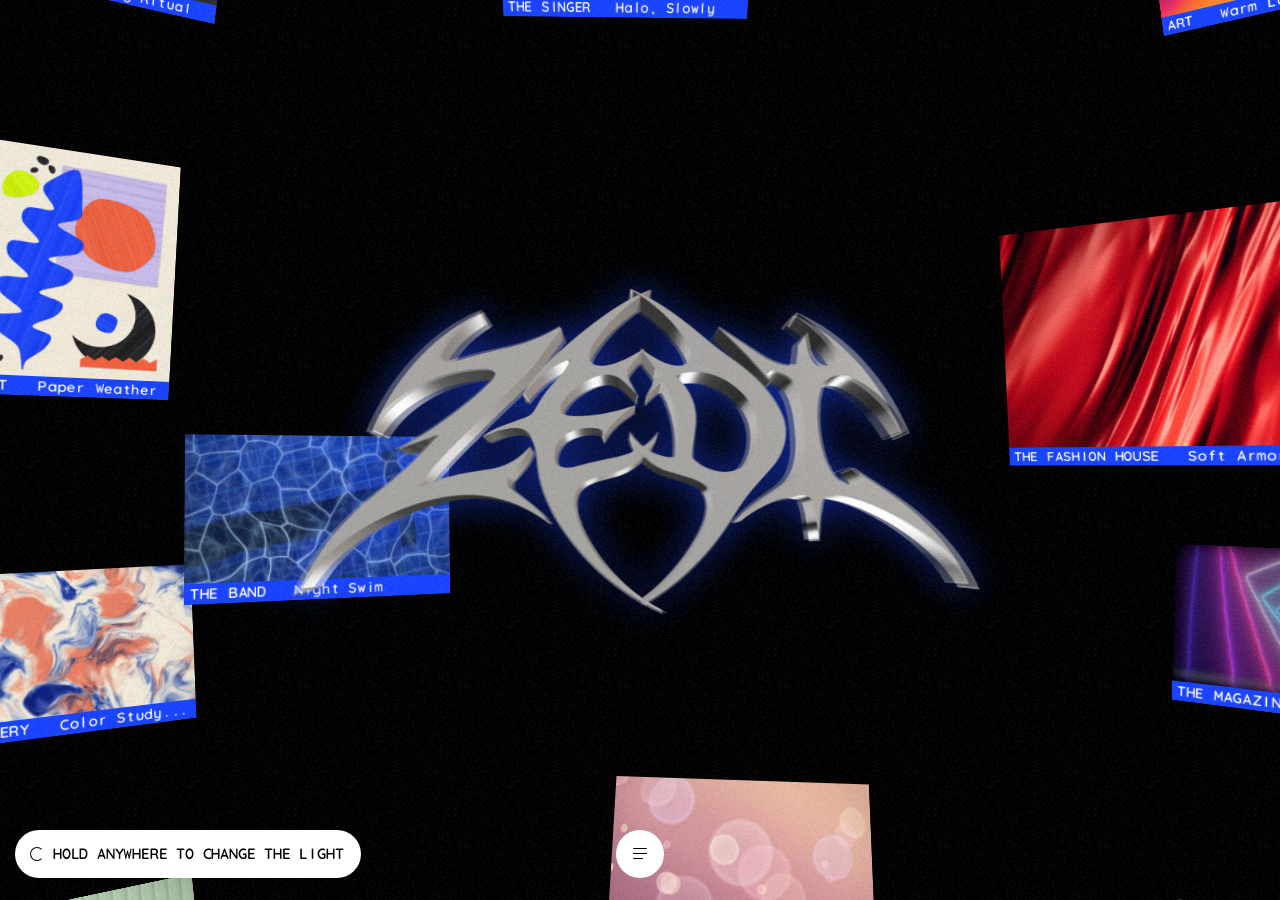
<file: pr0oject/index.html>
<!DOCTYPE html>
<html lang="en" class="no-js">
<head>
  <meta charset="utf-8">
  <meta name="viewport" content="width=device-width, initial-scale=1, viewport-fit=cover">
  <title>Zedi | Artist &amp; Videographer</title>
  <meta name="description" content="Zedi is an artist and videographer: music videos, short films, paintings and prints.">
  <meta name="theme-color" content="#ffffff">
  <meta property="og:site_name" content="Zedi">
  <meta property="og:type" content="website">
  <meta property="og:title" content="Zedi | Artist &amp; Videographer">
  <meta property="og:description" content="Zedi is an artist and videographer: music videos, short films, paintings and prints.">
  <meta property="og:image" content="assets/img/share.png">
  <meta name="twitter:card" content="summary_large_image">
  <link rel="icon" href="assets/img/favicon-32.png" sizes="32x32" type="image/png">
  <link rel="icon" href="assets/img/favicon.svg" type="image/svg+xml">
  <link rel="apple-touch-icon" href="assets/img/apple-touch-icon.png">
  <link rel="stylesheet" href="assets/css/site.css">
  <link rel="stylesheet" href="assets/css/fx.css">
  <link rel="stylesheet" href="assets/css/home.css">
  <!-- content.js and boot.js load first on purpose: they set the day/night colours before anything is drawn -->
  <script src="assets/js/content.js"></script>
  <script src="assets/js/boot.js"></script>
</head>
<body data-page="home">
  <a class="z-skip" href="#main">Skip to content</a>

  <main id="main" class="home-page">
    <h1 class="z-sr">Zedi, artist and videographer</h1>
    <div class="home-sphere" id="home-sphere"></div>
    <div class="home-logo" id="home-logo" aria-hidden="true"></div>
  </main>

  <noscript>
    <div class="z-noscript">
      <p>Zedi, artist and videographer. This site needs JavaScript to show the work.</p>
      <p><a href="index.html">Home</a><a href="work.html">Work</a><a href="art.html">Art</a><a href="about.html">About</a><a href="contact.html">Contact</a></p>
    </div>
  </noscript>

  <script src="assets/js/logo.js" defer></script>
  <script src="assets/js/site.js" defer></script>
  <script src="assets/js/fx.js" defer></script>
  <script src="assets/js/home.js" defer></script>
  <script src="assets/js/metal.js" defer></script>
</body>
</html>
</file>
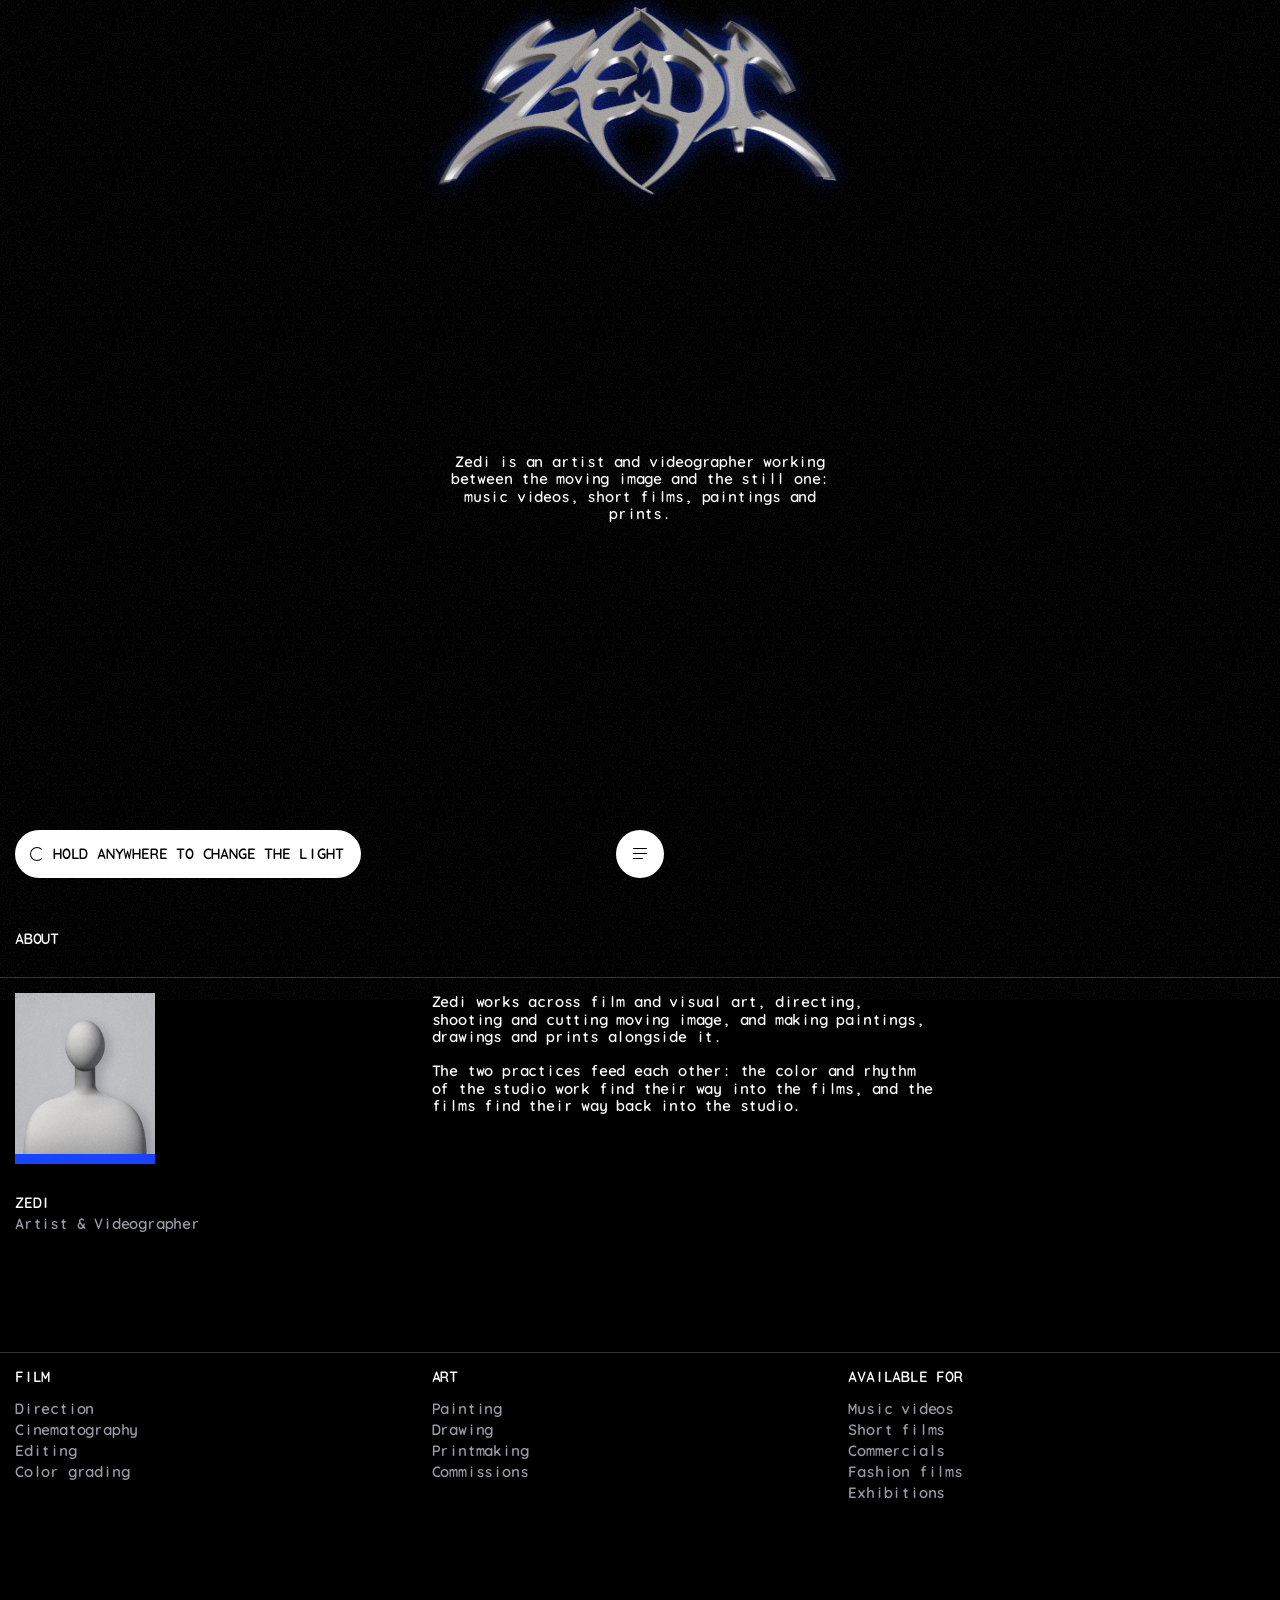
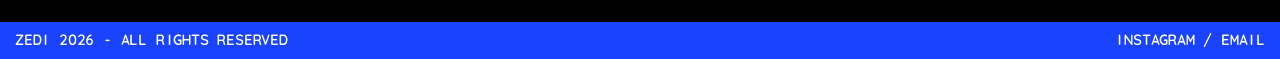
<file: pr0oject/about.html>
<!DOCTYPE html>
<html lang="en" class="no-js">
<head>
  <meta charset="utf-8">
  <meta name="viewport" content="width=device-width, initial-scale=1, viewport-fit=cover">
  <title>Zedi | About</title>
  <meta name="description" content="Zedi is an artist and videographer: music videos, short films, paintings and prints.">
  <meta name="theme-color" content="#ffffff">
  <meta property="og:site_name" content="Zedi">
  <meta property="og:type" content="website">
  <meta property="og:title" content="Zedi | About">
  <meta property="og:description" content="Zedi is an artist and videographer: music videos, short films, paintings and prints.">
  <meta property="og:image" content="assets/img/share.png">
  <meta name="twitter:card" content="summary_large_image">
  <link rel="icon" href="assets/img/favicon-32.png" sizes="32x32" type="image/png">
  <link rel="icon" href="assets/img/favicon.svg" type="image/svg+xml">
  <link rel="apple-touch-icon" href="assets/img/apple-touch-icon.png">
  <link rel="stylesheet" href="assets/css/site.css">
  <link rel="stylesheet" href="assets/css/fx.css">
  <link rel="stylesheet" href="assets/css/pages.css">
  <!-- content.js and boot.js load first on purpose: they set the day/night colours before anything is drawn -->
  <script src="assets/js/content.js"></script>
  <script src="assets/js/boot.js"></script>
</head>
<body data-page="about" data-footer>
  <a class="z-skip" href="#main">Skip to content</a>

  <main id="main" class="about-page">
    <h1 class="z-sr">About</h1>
    <div id="about-root"></div>
  </main>

  <noscript>
    <div class="z-noscript">
      <p>Zedi, artist and videographer. This site needs JavaScript to show the work.</p>
      <p><a href="index.html">Home</a><a href="work.html">Work</a><a href="art.html">Art</a><a href="about.html">About</a><a href="contact.html">Contact</a></p>
    </div>
  </noscript>

  <script src="assets/js/logo.js" defer></script>
  <script src="assets/js/site.js" defer></script>
  <script src="assets/js/fx.js" defer></script>
  <script src="assets/js/pages.js" defer></script>
  <script src="assets/js/metal.js" defer></script>
</body>
</html>
</file>
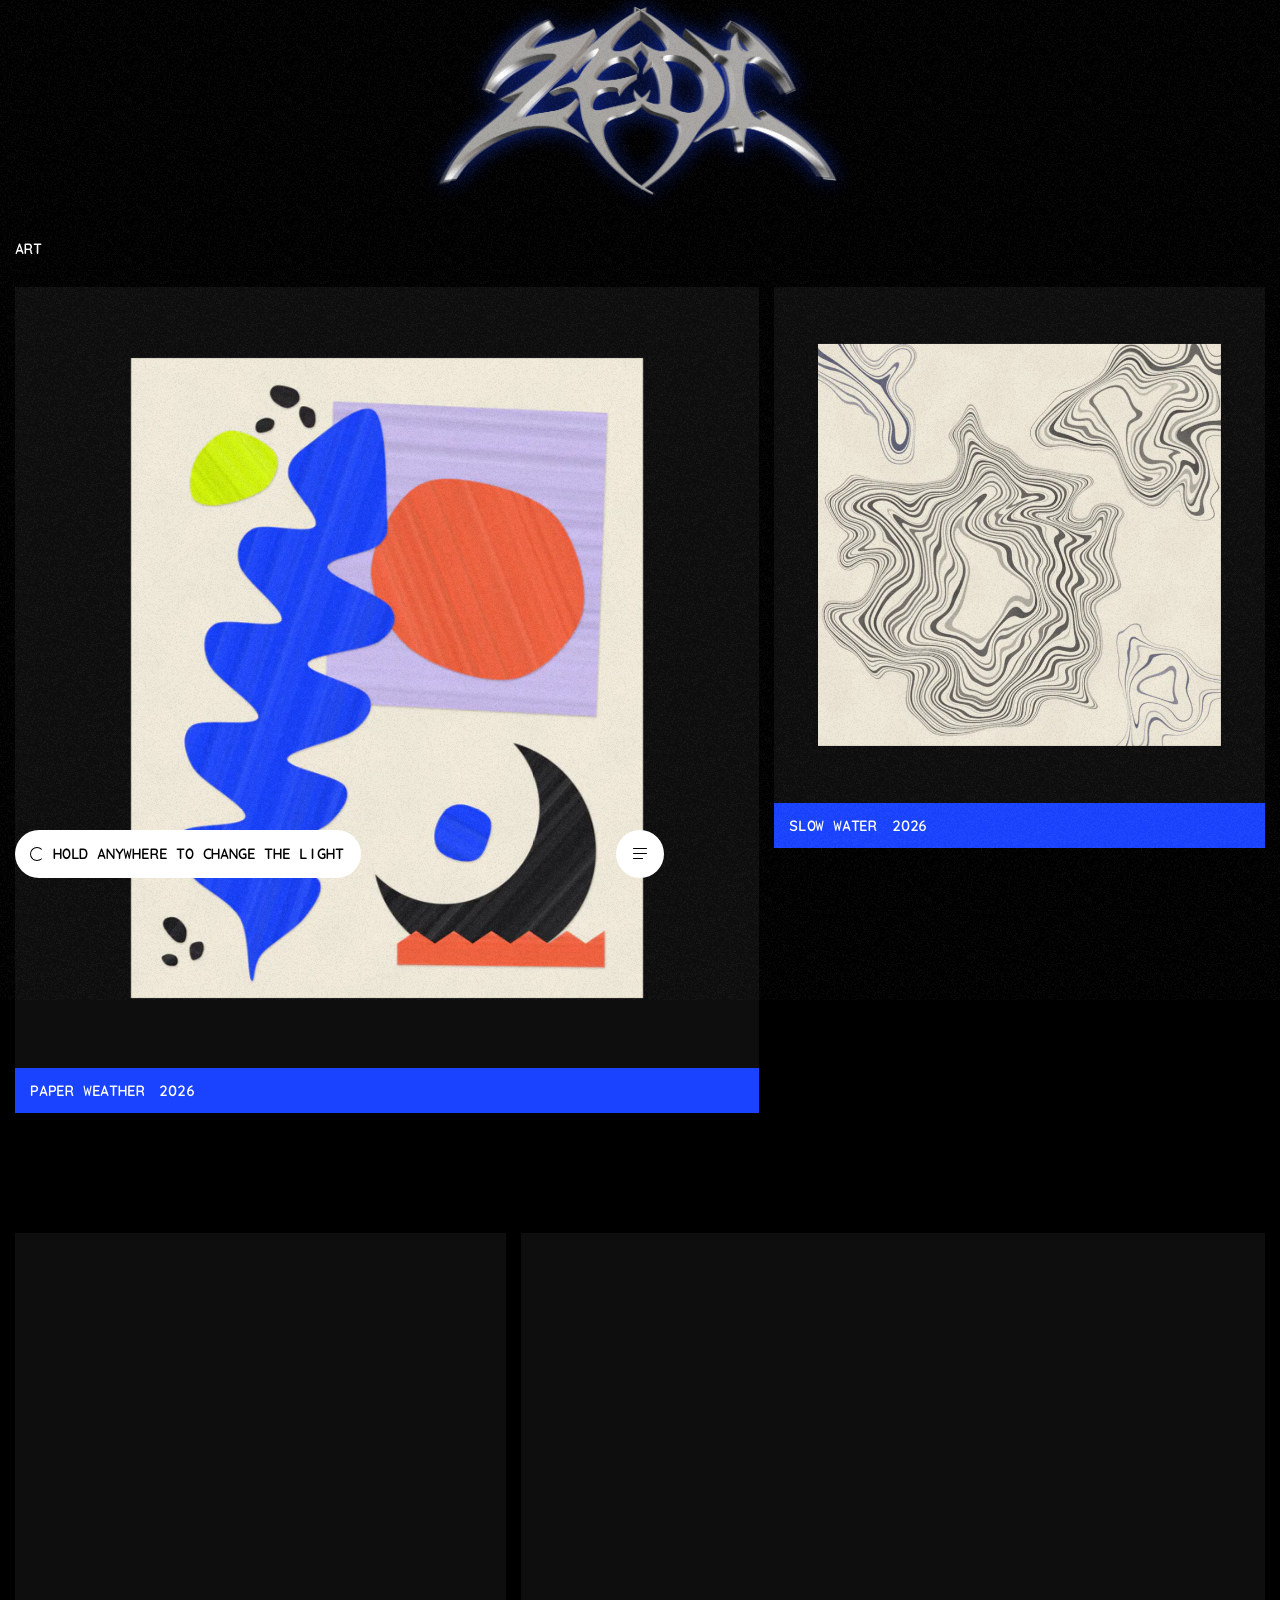
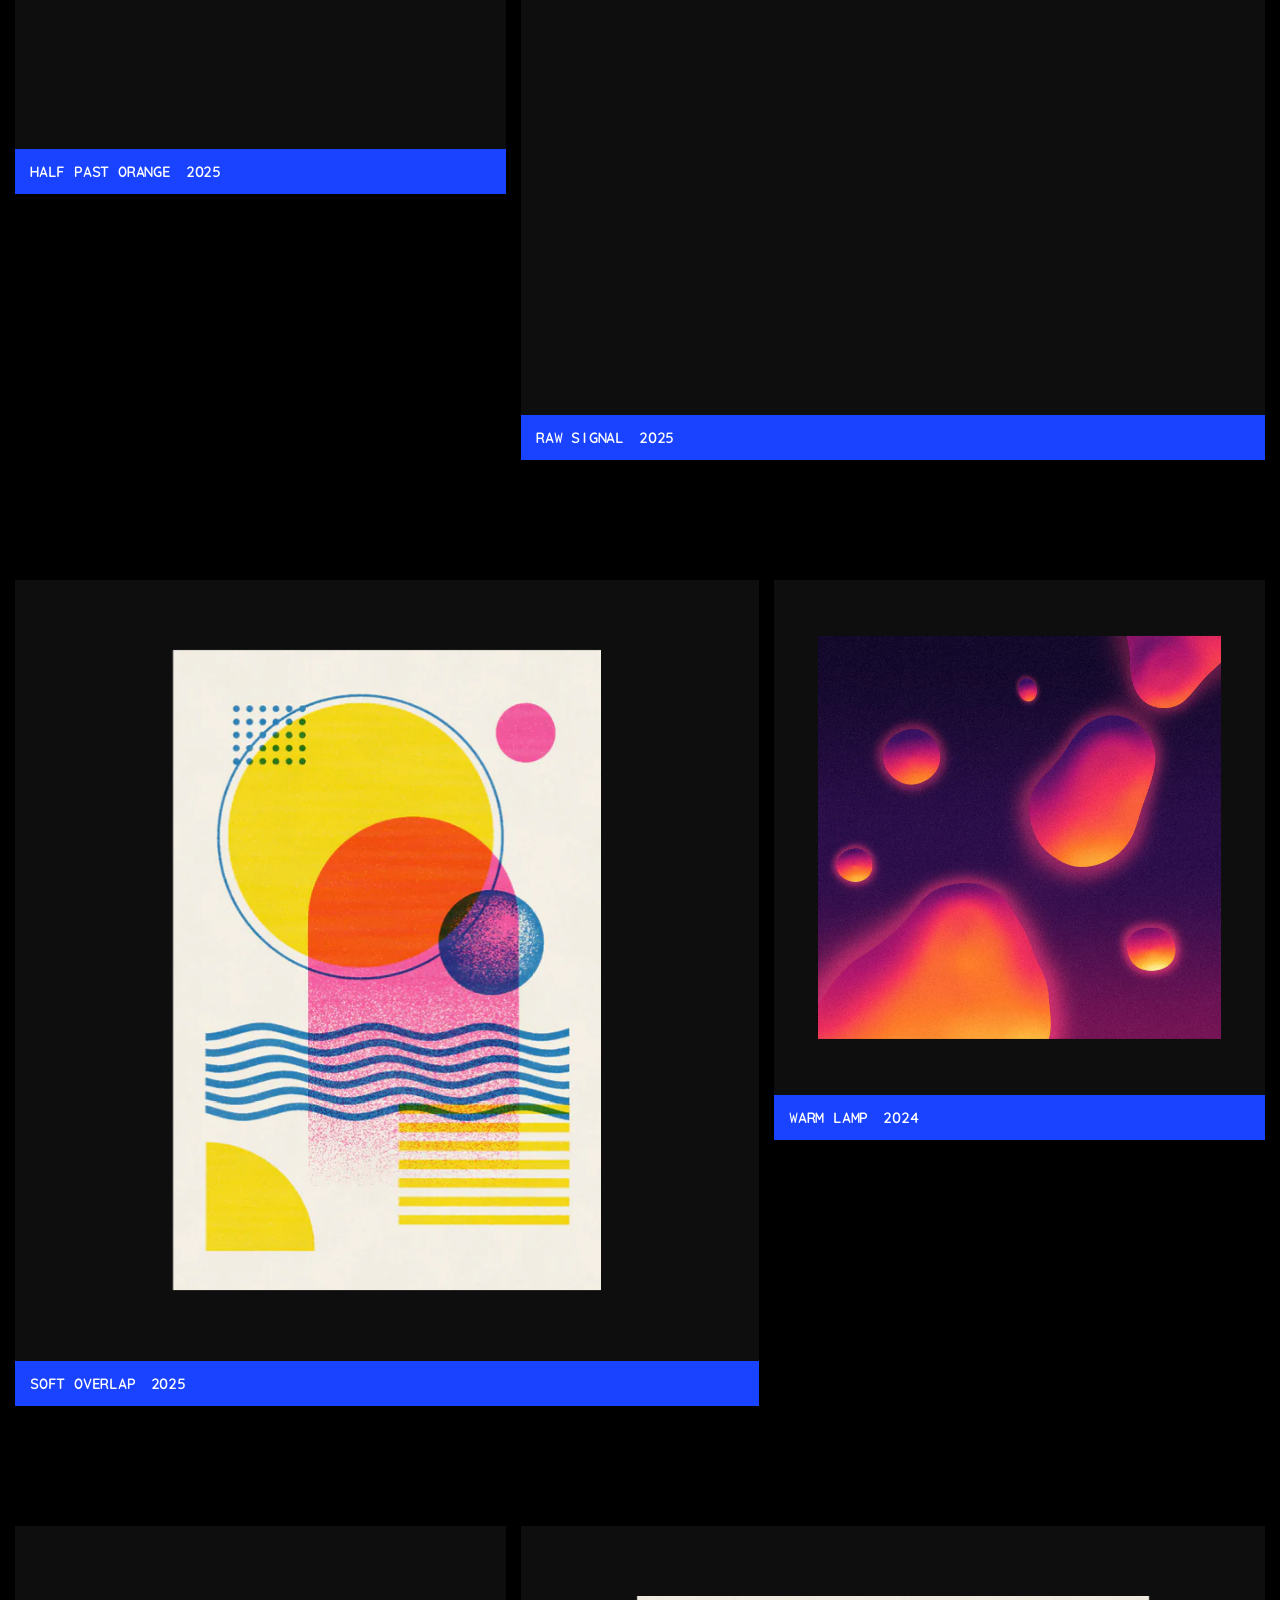
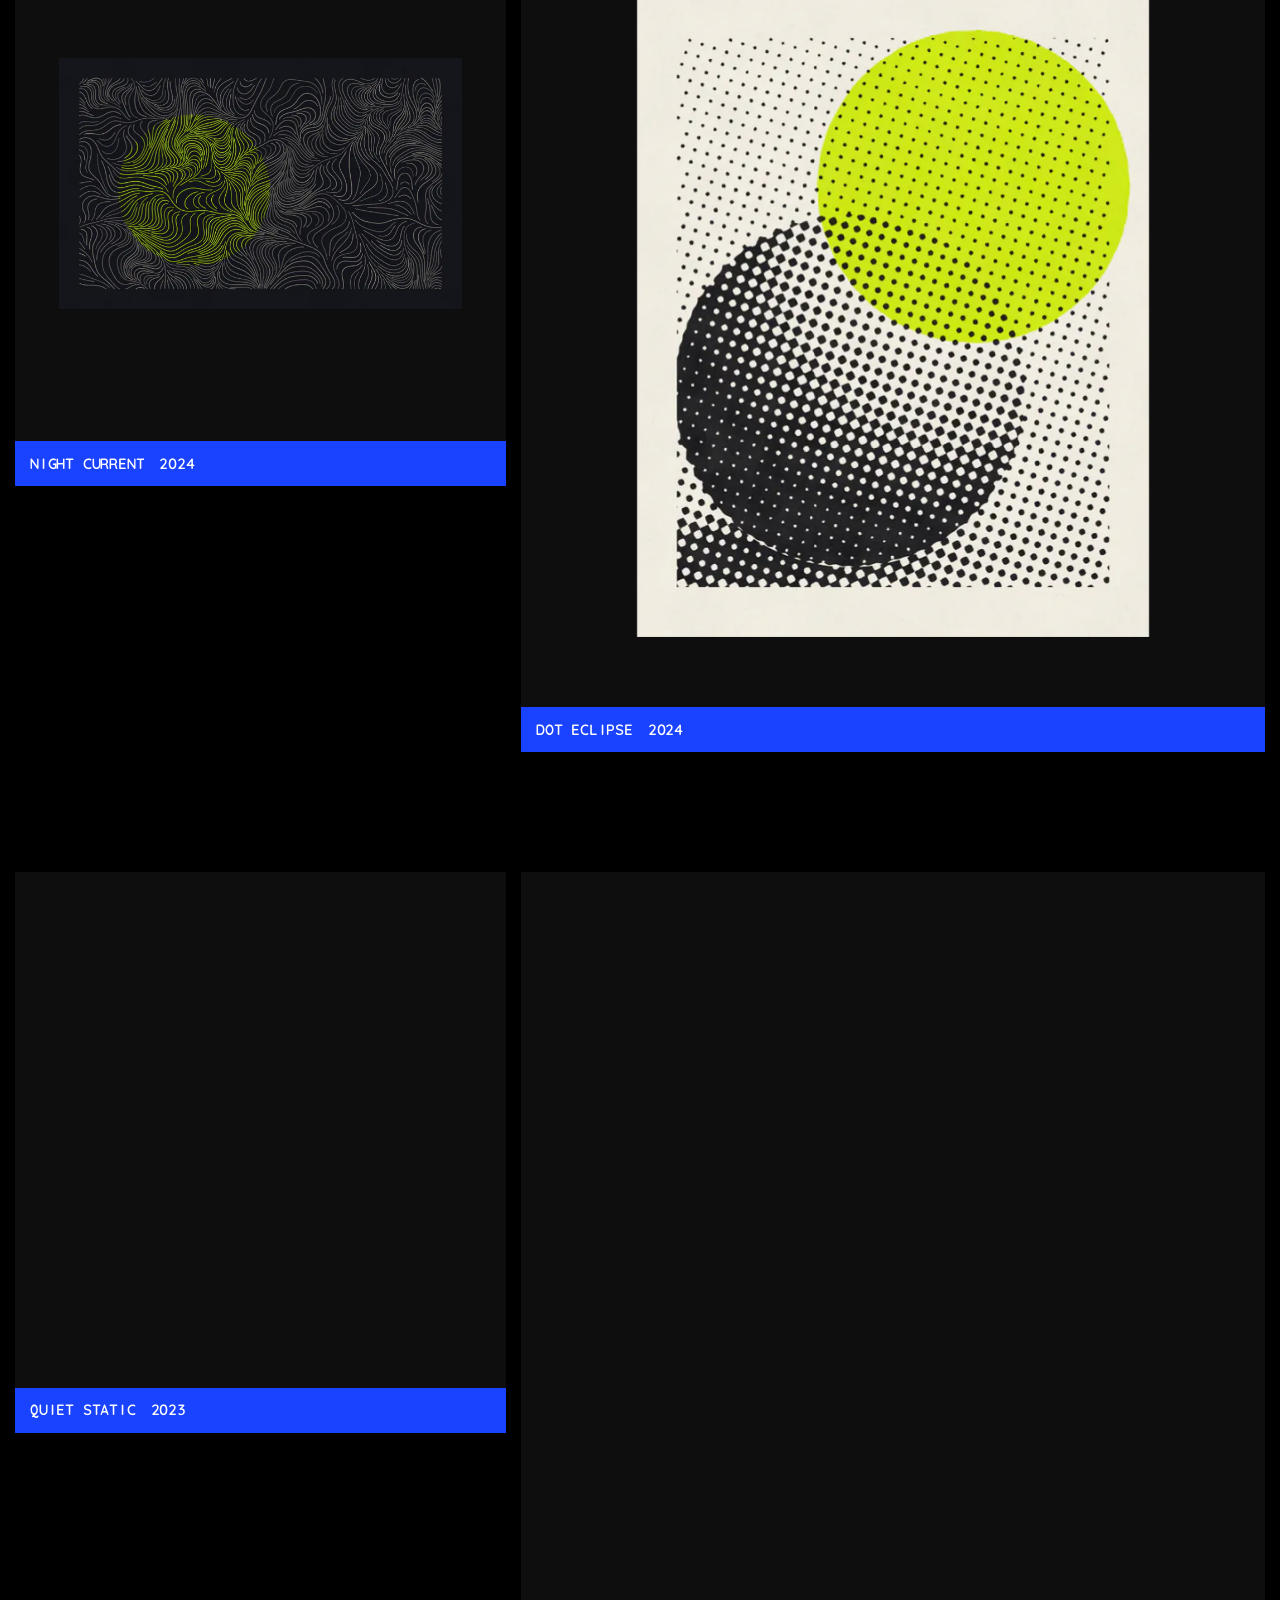
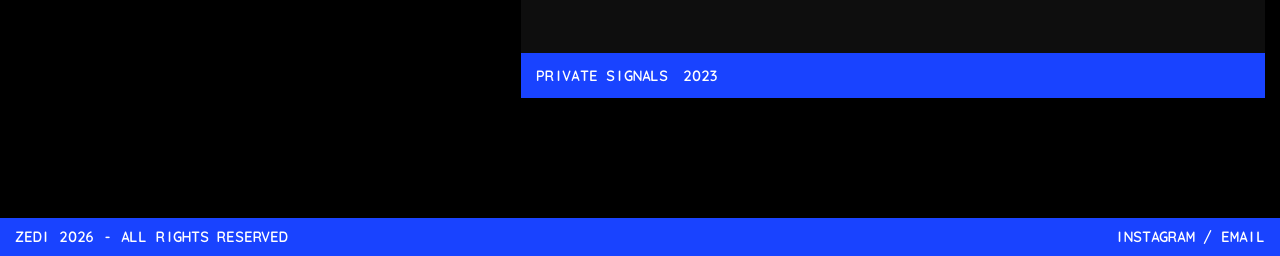
<file: pr0oject/art.html>
<!DOCTYPE html>
<html lang="en" class="no-js">
<head>
  <meta charset="utf-8">
  <meta name="viewport" content="width=device-width, initial-scale=1, viewport-fit=cover">
  <title>Zedi | Art</title>
  <meta name="description" content="Zedi is an artist and videographer: music videos, short films, paintings and prints.">
  <meta name="theme-color" content="#ffffff">
  <meta property="og:site_name" content="Zedi">
  <meta property="og:type" content="website">
  <meta property="og:title" content="Zedi | Art">
  <meta property="og:description" content="Zedi is an artist and videographer: music videos, short films, paintings and prints.">
  <meta property="og:image" content="assets/img/share.png">
  <meta name="twitter:card" content="summary_large_image">
  <link rel="icon" href="assets/img/favicon-32.png" sizes="32x32" type="image/png">
  <link rel="icon" href="assets/img/favicon.svg" type="image/svg+xml">
  <link rel="apple-touch-icon" href="assets/img/apple-touch-icon.png">
  <link rel="stylesheet" href="assets/css/site.css">
  <link rel="stylesheet" href="assets/css/fx.css">
  <link rel="stylesheet" href="assets/css/art.css">
  <!-- content.js and boot.js load first on purpose: they set the day/night colours before anything is drawn -->
  <script src="assets/js/content.js"></script>
  <script src="assets/js/boot.js"></script>
</head>
<body data-page="art" data-footer>
  <a class="z-skip" href="#main">Skip to content</a>

  <main id="main" class="art-page">
    <h1 class="z-title">Art</h1>
    <div id="art-root"></div>
  </main>

  <noscript>
    <div class="z-noscript">
      <p>Zedi, artist and videographer. This site needs JavaScript to show the work.</p>
      <p><a href="index.html">Home</a><a href="work.html">Work</a><a href="art.html">Art</a><a href="about.html">About</a><a href="contact.html">Contact</a></p>
    </div>
  </noscript>

  <script src="assets/js/logo.js" defer></script>
  <script src="assets/js/site.js" defer></script>
  <script src="assets/js/fx.js" defer></script>
  <script src="assets/js/art.js" defer></script>
  <script src="assets/js/metal.js" defer></script>
</body>
</html>
</file>
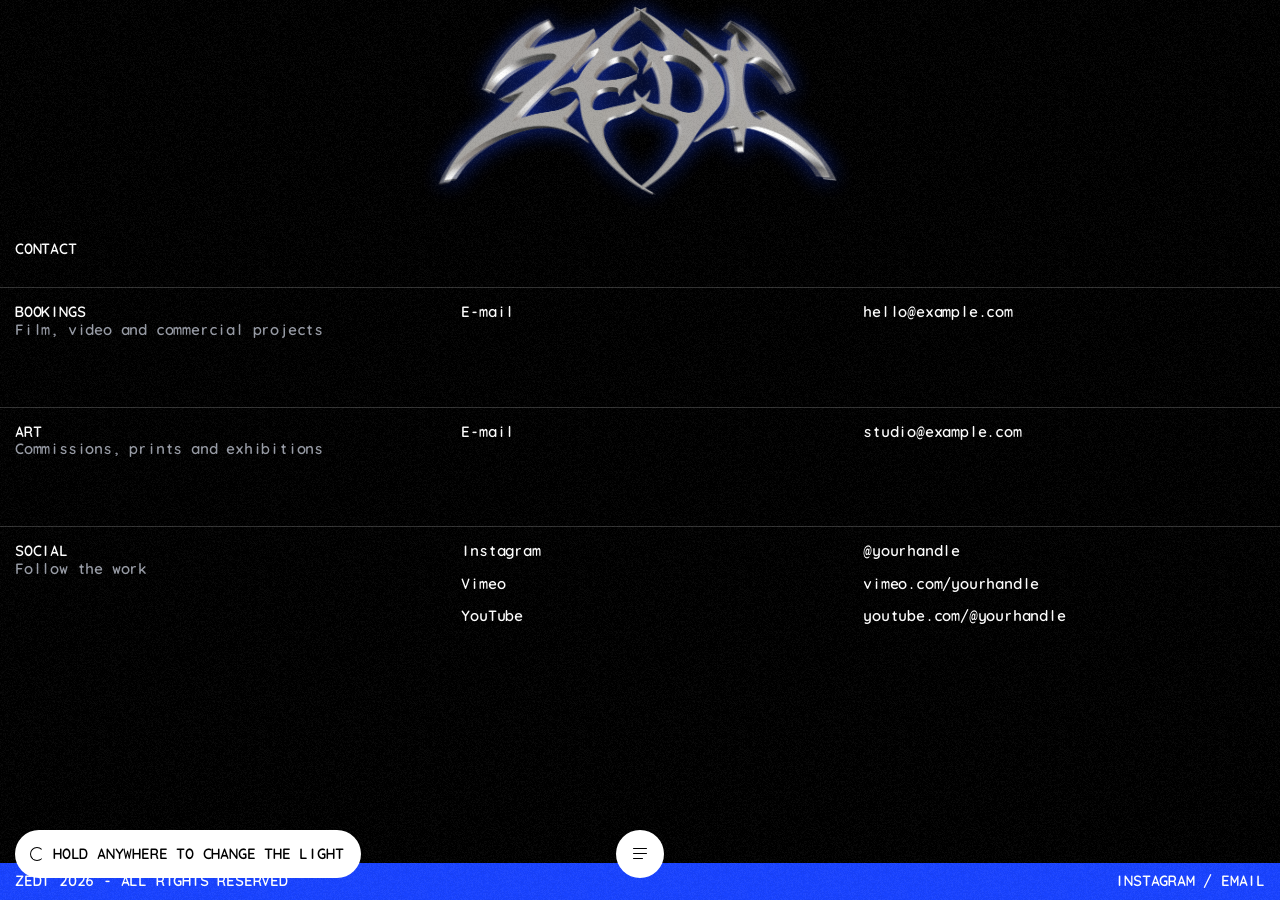
<file: pr0oject/contact.html>
<!DOCTYPE html>
<html lang="en" class="no-js">
<head>
  <meta charset="utf-8">
  <meta name="viewport" content="width=device-width, initial-scale=1, viewport-fit=cover">
  <title>Zedi | Contact</title>
  <meta name="description" content="Zedi is an artist and videographer: music videos, short films, paintings and prints.">
  <meta name="theme-color" content="#ffffff">
  <meta property="og:site_name" content="Zedi">
  <meta property="og:type" content="website">
  <meta property="og:title" content="Zedi | Contact">
  <meta property="og:description" content="Zedi is an artist and videographer: music videos, short films, paintings and prints.">
  <meta property="og:image" content="assets/img/share.png">
  <meta name="twitter:card" content="summary_large_image">
  <link rel="icon" href="assets/img/favicon-32.png" sizes="32x32" type="image/png">
  <link rel="icon" href="assets/img/favicon.svg" type="image/svg+xml">
  <link rel="apple-touch-icon" href="assets/img/apple-touch-icon.png">
  <link rel="stylesheet" href="assets/css/site.css">
  <link rel="stylesheet" href="assets/css/fx.css">
  <link rel="stylesheet" href="assets/css/pages.css">
  <!-- content.js and boot.js load first on purpose: they set the day/night colours before anything is drawn -->
  <script src="assets/js/content.js"></script>
  <script src="assets/js/boot.js"></script>
</head>
<body data-page="contact" data-footer>
  <a class="z-skip" href="#main">Skip to content</a>

  <main id="main" class="contact-page">
    <h1 class="z-title">Contact</h1>
    <div id="contact-root"></div>
  </main>

  <noscript>
    <div class="z-noscript">
      <p>Zedi, artist and videographer. This site needs JavaScript to show the work.</p>
      <p><a href="index.html">Home</a><a href="work.html">Work</a><a href="art.html">Art</a><a href="about.html">About</a><a href="contact.html">Contact</a></p>
    </div>
  </noscript>

  <script src="assets/js/logo.js" defer></script>
  <script src="assets/js/site.js" defer></script>
  <script src="assets/js/fx.js" defer></script>
  <script src="assets/js/pages.js" defer></script>
  <script src="assets/js/metal.js" defer></script>
</body>
</html>
</file>
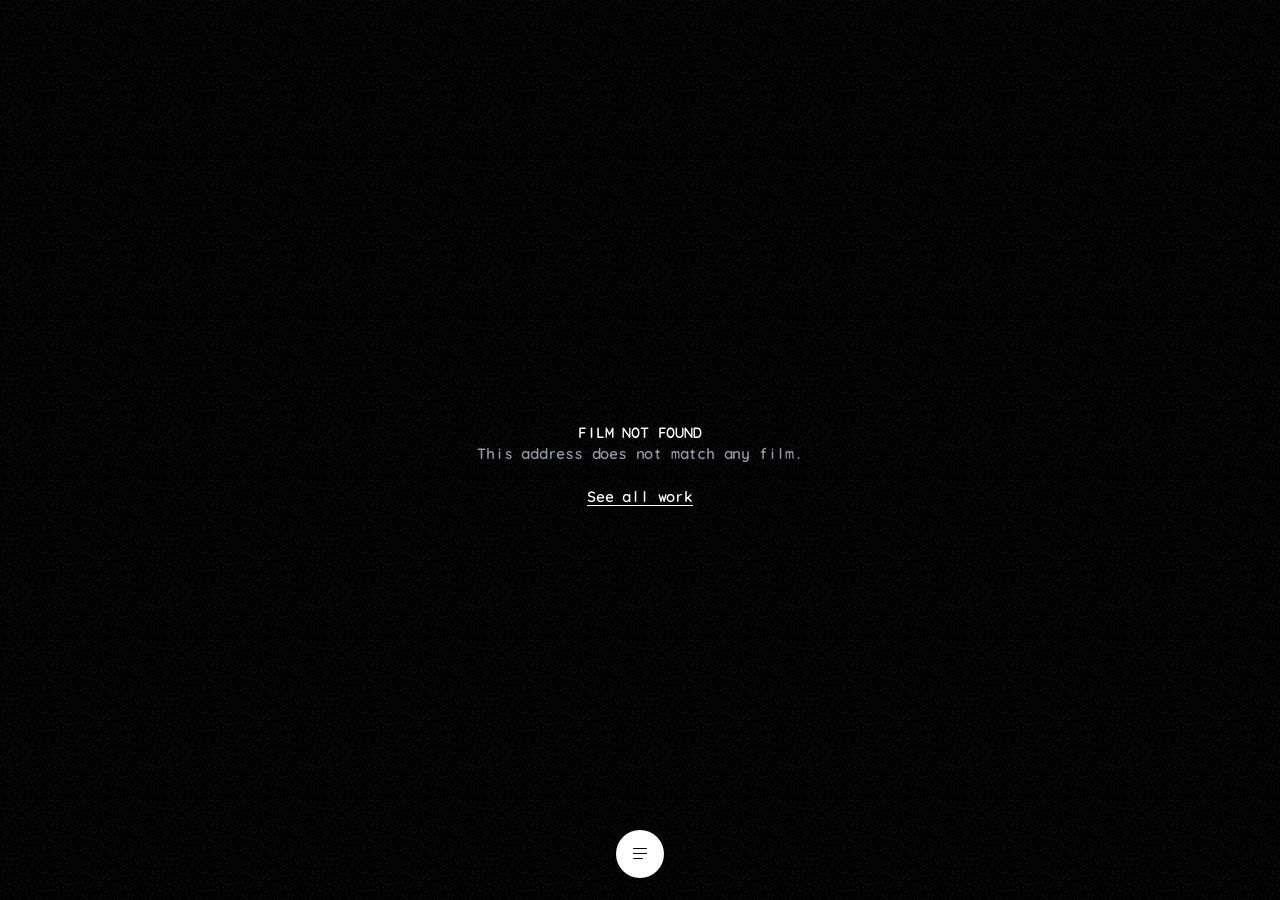
<file: pr0oject/project.html>
<!DOCTYPE html>
<html lang="en" class="no-js">
<head>
  <meta charset="utf-8">
  <meta name="viewport" content="width=device-width, initial-scale=1, viewport-fit=cover">
  <title>Zedi | Work</title>
  <meta name="description" content="Zedi is an artist and videographer: music videos, short films, paintings and prints.">
  <meta name="theme-color" content="#ffffff">
  <meta property="og:site_name" content="Zedi">
  <meta property="og:type" content="website">
  <meta property="og:title" content="Zedi | Work">
  <meta property="og:description" content="Zedi is an artist and videographer: music videos, short films, paintings and prints.">
  <meta property="og:image" content="assets/img/share.png">
  <meta name="twitter:card" content="summary_large_image">
  <link rel="icon" href="assets/img/favicon-32.png" sizes="32x32" type="image/png">
  <link rel="icon" href="assets/img/favicon.svg" type="image/svg+xml">
  <link rel="apple-touch-icon" href="assets/img/apple-touch-icon.png">
  <link rel="stylesheet" href="assets/css/site.css">
  <link rel="stylesheet" href="assets/css/fx.css">
  <link rel="stylesheet" href="assets/css/project.css">
  <!-- content.js and boot.js load first on purpose: they set the day/night colours before anything is drawn -->
  <script src="assets/js/content.js"></script>
  <script src="assets/js/boot.js"></script>
</head>
<body data-page="project">
  <a class="z-skip" href="#main">Skip to content</a>

  <main id="main" class="project-page">
    <div id="project-root"></div>
  </main>

  <noscript>
    <div class="z-noscript">
      <p>Zedi, artist and videographer. This site needs JavaScript to show the work.</p>
      <p><a href="index.html">Home</a><a href="work.html">Work</a><a href="art.html">Art</a><a href="about.html">About</a><a href="contact.html">Contact</a></p>
    </div>
  </noscript>

  <script src="assets/js/logo.js" defer></script>
  <script src="assets/js/site.js" defer></script>
  <script src="assets/js/fx.js" defer></script>
  <script src="assets/js/project.js" defer></script>
  <script src="assets/js/metal.js" defer></script>
</body>
</html>
</file>
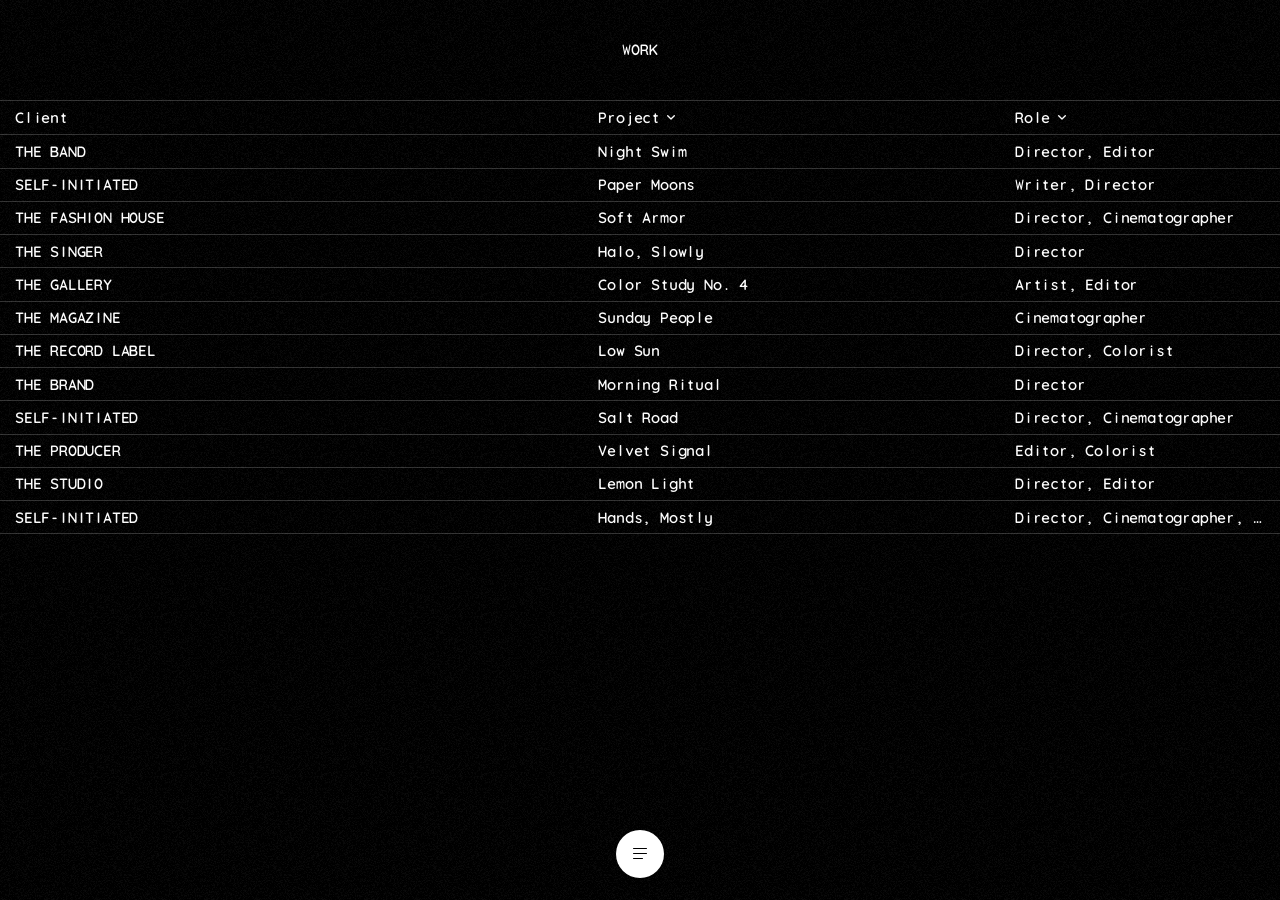
<file: pr0oject/work.html>
<!DOCTYPE html>
<html lang="en" class="no-js">
<head>
  <meta charset="utf-8">
  <meta name="viewport" content="width=device-width, initial-scale=1, viewport-fit=cover">
  <title>Zedi | Work</title>
  <meta name="description" content="Zedi is an artist and videographer: music videos, short films, paintings and prints.">
  <meta name="theme-color" content="#ffffff">
  <meta property="og:site_name" content="Zedi">
  <meta property="og:type" content="website">
  <meta property="og:title" content="Zedi | Work">
  <meta property="og:description" content="Zedi is an artist and videographer: music videos, short films, paintings and prints.">
  <meta property="og:image" content="assets/img/share.png">
  <meta name="twitter:card" content="summary_large_image">
  <link rel="icon" href="assets/img/favicon-32.png" sizes="32x32" type="image/png">
  <link rel="icon" href="assets/img/favicon.svg" type="image/svg+xml">
  <link rel="apple-touch-icon" href="assets/img/apple-touch-icon.png">
  <link rel="stylesheet" href="assets/css/site.css">
  <link rel="stylesheet" href="assets/css/fx.css">
  <link rel="stylesheet" href="assets/css/work.css">
  <!-- content.js and boot.js load first on purpose: they set the day/night colours before anything is drawn -->
  <script src="assets/js/content.js"></script>
  <script src="assets/js/boot.js"></script>
</head>
<body data-page="work">
  <a class="z-skip" href="#main">Skip to content</a>

  <main id="main" class="work-page">
    <h1 class="z-band work-title">Work</h1>
    <div id="work-root"></div>
  </main>

  <noscript>
    <div class="z-noscript">
      <p>Zedi, artist and videographer. This site needs JavaScript to show the work.</p>
      <p><a href="index.html">Home</a><a href="work.html">Work</a><a href="art.html">Art</a><a href="about.html">About</a><a href="contact.html">Contact</a></p>
    </div>
  </noscript>

  <script src="assets/js/logo.js" defer></script>
  <script src="assets/js/site.js" defer></script>
  <script src="assets/js/fx.js" defer></script>
  <script src="assets/js/work.js" defer></script>
  <script src="assets/js/metal.js" defer></script>
</body>
</html>
</file>
<file: pr0oject/assets/css/site.css>
/* ==========================================================================
   ZEDI — shared base + chrome (menu button, cursor, veil, logo, footer)
   Page-specific styles live in home.css, work.css, project.css, art.css,
   pages.css. Colours are custom properties so the night look and the
   accent colours from content.js apply everywhere.
   ========================================================================== */

/* ------------------------------------------------------------------ fonts */
/* Zedi Mono: a fixed-width adaptation of Quicksand made for this site
   (SIL Open Font License, see assets/fonts/LICENSE-ZediMono.txt).
   One style only; covers Latin and extended Latin. */
@font-face {
  font-family: 'Zedi Mono';
  font-style: normal;
  font-weight: 100 900;              /* one drawing serves every weight, so nothing is faked bold */
  font-display: swap;
  src: url('../fonts/zedi-mono.woff2') format('woff2');
}

/* ----------------------------------------------------------------- tokens */
:root {
  --accent-day: #d4f70a;      /* boot.js overrides these two from content.js */
  --accent-night: #1943ff;
  --on-accent-day: #000;      /* text colour on top of the accent */
  --on-accent-night: #fff;

  --bg: #fff;
  --fg: #000;
  --accent: var(--accent-day);
  --on-accent: var(--on-accent-day);
  --line: rgba(0, 0, 0, 0.2);        /* hairline rules */
  --line-soft: #a8a0b0;              /* credit-list rules */
  --muted: rgba(0, 0, 0, 0.5);       /* secondary text */
  --tile: #eaecf1;                   /* pale tile behind artworks */
  --veil: rgba(255, 255, 255, 0.8);  /* layer that dims the page while the menu is open */

  --font: 'Zedi Mono', ui-monospace, 'Cascadia Mono', 'SF Mono', Menlo, Consolas, monospace;
  --ease-pill: cubic-bezier(0.77, 0, 0.18, 1);
  --gutter: 1rem;                    /* 15px page side padding */
  --logo-w: 370px;                   /* small logo on inner pages */
}

html.is-night {
  --bg: #000;
  --fg: #fff;
  --accent: var(--accent-night);
  --on-accent: var(--on-accent-night);
  --line: rgba(255, 255, 255, 0.2);
  --line-soft: rgba(255, 255, 255, 0.15);
  --muted: #989ca6;
  --tile: #0e0e0e;
  --veil: rgba(0, 0, 0, 0.8);
}

/* ------------------------------------------------------------------ reset */
*,
*::before,
*::after {
  box-sizing: border-box;
}

html {
  font-size: 15px;                   /* 1rem = 15px, everything is sized from this */
  -webkit-text-size-adjust: 100%;
  text-size-adjust: 100%;
  -webkit-tap-highlight-color: transparent;
}

html,
body {
  margin: 0;
  padding: 0;
  min-height: 100%;
}

body {
  background: var(--bg);
  color: var(--fg);
  font-family: var(--font);
  font-weight: 400;
  font-size: 1rem;
  line-height: 1.15;
  letter-spacing: -0.2px;
  -webkit-font-smoothing: antialiased;
  -moz-osx-font-smoothing: grayscale;
  text-rendering: optimizeLegibility;
}

h1,
h2,
h3,
h4,
p,
ul,
ol,
dl,
dd,
figure {
  margin: 0;
  padding: 0;
  font-size: inherit;
  font-weight: inherit;
}

ul,
ol {
  list-style: none;
}

a {
  color: inherit;
  text-decoration: none;
}

button {
  margin: 0;
  padding: 0;
  border: 0;
  background: none;
  color: inherit;
  font: inherit;
  letter-spacing: inherit;
  text-align: inherit;
  cursor: pointer;
}

img,
video,
svg {
  display: block;
  max-width: 100%;
}

::selection {
  background: var(--accent);
  color: var(--on-accent);
}

:focus {
  outline: none;
}

:focus-visible {
  outline: 2px solid currentColor;
  outline-offset: 2px;
}

/* -------------------------------------------------------------- utilities */
.z-caps {
  text-transform: uppercase;
}

.z-muted {
  color: var(--muted);
}

.z-sr {
  position: absolute;
  width: 1px;
  height: 1px;
  margin: -1px;
  padding: 0;
  overflow: hidden;
  clip: rect(0 0 0 0);
  clip-path: inset(50%);
  white-space: nowrap;
  border: 0;
}

/* underline that fades in on hover (reference link style) */
.z-link {
  border-bottom: 1px solid transparent;
  transition: border-color 0.4s ease;
}

.z-link:hover,
.z-link:focus-visible {
  border-bottom-color: currentColor;
}

.z-skip {
  position: fixed;
  left: 1rem;
  top: 1rem;
  z-index: 10001;
  padding: 0.5rem 1rem;
  background: var(--fg);
  color: var(--bg);
  transform: translateY(-300%);
}

.z-skip:focus {
  transform: none;
}

/* ------------------------------------------------------------- page fade */
/* The page content fades in on load and out before navigating away. */
.js main {
  opacity: 0;
  transition: opacity 0.5s ease;
}

.js.is-ready main {
  opacity: 1;
}

.js.is-leaving main {
  opacity: 0;
}

main {
  display: block;
  min-height: 100vh;
  min-height: 100dvh;
}

noscript .z-noscript {
  display: block;
  padding: 2rem 1rem 6rem;
}

noscript .z-noscript a {
  text-decoration: underline;
  margin-right: 1.5rem;
}

/* ------------------------------------------------------- shared patterns */
/* 100px band with a centred upper-case title (WORK, CREDITS) */
.z-band {
  height: 100px;
  display: flex;
  align-items: center;
  justify-content: center;
  text-transform: uppercase;
  text-align: center;
}

/* left-aligned upper-case page title below the fixed logo (ART, CONTACT) */
.z-title {
  padding: 16rem var(--gutter) 2rem;
  text-transform: uppercase;
}

/* thin strip footer in the accent colour */
.z-footer {
  display: flex;
  flex-direction: column;
  justify-content: space-between;
  gap: 0;
  padding: 0.5rem var(--gutter);
  background: var(--accent);
  color: var(--on-accent);
  text-transform: uppercase;
  line-height: 1.5;
}

.z-footer__links a {
  border-bottom: 1px solid transparent;
  transition: border-color 0.4s ease;
}

.z-footer__links a:hover,
.z-footer__links a:focus-visible {
  border-bottom-color: currentColor;
}

@media (min-width: 960px) {
  .z-footer {
    flex-direction: row;
    align-items: center;
  }
}

/* centred message used by 404.html and by a film address that does not exist */
.notfound {
  display: flex;
  flex-direction: column;
  align-items: center;
  justify-content: center;
  gap: 0.25rem;
  min-height: 100vh;
  min-height: 100dvh;
  padding: 10rem var(--gutter) 8rem;
  text-align: center;
}

.notfound__link {
  display: inline-block;
  margin-top: 1.5rem;
  border-bottom-color: currentColor;
}

.notfound__link:hover {
  border-bottom-color: transparent;
}

/* ------------------------------------------------------------------ logo */
/* The wordmark is an inline SVG that takes the current text colour. */
.z-logo {
  position: fixed;
  top: 0.5rem;
  left: 50%;
  z-index: 8;
  width: var(--logo-w);
  max-width: 88vw;
  transform: translateX(-50%);
  transform-origin: center center;
  transition: transform 0.5s ease-out, opacity 0.5s ease;
}

.z-logo a {
  display: block;
}

.z-logo svg {
  display: block;
  width: 100%;
  height: auto;
  fill: currentColor;
}

@media (max-width: 959.98px) {
  .z-logo {
    width: 74vw;                     /* the gothic wordmark is tall: keep it clear of the page title */
  }
}

/* ------------------------------------------------------------------ veil */
.z-veil {
  position: fixed;
  inset: 0;
  z-index: 9;
  background: var(--veil);
  opacity: 0;
  visibility: hidden;
  transition: opacity 0.4s ease, visibility 0s linear 0.4s;
}

.is-menu-open .z-veil {
  opacity: 1;
  visibility: visible;
  transition: opacity 0.4s ease, visibility 0s linear 0s;
}

/* ----------------------------------------------------------- menu button */
/* A 48px disc at the bottom centre that widens into a pill holding the links. */
.z-nav {
  position: fixed;
  left: 50%;
  bottom: 1.5rem;
  z-index: 9999;
  width: 48px;
  height: 48px;
  transform: translateX(-50%);
  color: var(--bg);
  transition: width 0.6s var(--ease-pill) 0.2s, height 0.6s var(--ease-pill) 0.2s, opacity 0.4s ease;
}

.z-nav__shape {
  position: absolute;
  inset: 0;
  border-radius: 50px;
  background: var(--fg);
  transition: transform 0.4s ease;
}

/* clips the links to the pill while it grows and shrinks */
.z-nav__clip {
  position: absolute;
  inset: 0;
  overflow: hidden;
  border-radius: 50px;
}

.z-nav__menu {
  position: absolute;
  left: 0;
  top: 0;
  height: 100%;
  width: max-content;
  display: flex;
  align-items: center;
  padding: 0 3.6rem 0 1.2rem;
  white-space: nowrap;
  opacity: 0;
  visibility: hidden;
  transform: translateX(20px);
  transition: opacity 0.5s ease 0s, transform 0.5s ease 0s, visibility 0s linear 0.5s;
}

.z-nav__list {
  display: flex;
  align-items: center;
  gap: 2rem;
}

.z-nav__list a {
  display: block;
  transition: opacity 0.2s ease;
}

.z-nav__list a:hover {
  opacity: 0.5;
}

.z-nav__close {
  display: none;
}

.z-nav__toggle {
  position: absolute;
  top: 0;
  right: 0;
  z-index: 1;                        /* stays above the links' clip box, which follows it in the page */
  width: 100%;
  height: 100%;
  display: flex;
  align-items: center;
  justify-content: center;
  border-radius: 50px;
  transition: width 0.5s ease 0.2s, opacity 0.2s ease;
}

.z-nav__toggle:hover .z-nav__burger {
  opacity: 0.5;
}

.z-nav__burger {
  position: relative;
  display: block;
  width: 14.5px;
  height: 12px;
  transition: opacity 0.2s ease;
}

.z-nav__burger i {
  position: absolute;
  left: 0;
  top: 50%;
  width: 100%;
  height: 1.6px;
  margin-top: -0.8px;
  border-radius: 4px;
  background: currentColor;
  transition: transform 0.5s ease 0.25s, width 0.5s ease 0.25s, opacity 0.5s ease 0.25s;
}

.z-nav__burger i:nth-child(1) {
  transform: translateY(-5px);
}

.z-nav__burger i:nth-child(3) {
  width: 10px;
  transform: translateY(5px);
}

/* open */
.is-menu-open .z-nav {
  width: var(--z-nav-w, 400px);
}

.is-menu-open .z-nav__menu {
  opacity: 1;
  visibility: visible;
  transform: none;
  transition: opacity 0.5s ease 0.35s, transform 0.5s ease 0.4s, visibility 0s linear 0s;
}

.is-menu-open .z-nav__toggle {
  width: 60px;
}

.is-menu-open .z-nav__burger i:nth-child(1) {
  transform: rotate(45deg);
}

.is-menu-open .z-nav__burger i:nth-child(2) {
  opacity: 0;
}

.is-menu-open .z-nav__burger i:nth-child(3) {
  width: 100%;
  transform: rotate(-45deg);
}

@media (hover: hover) and (min-width: 960px) {
  html:not(.is-menu-open) .z-nav:hover .z-nav__shape {
    transform: scale(1.04);
  }
}

/* phones and small tablets: the disc grows into a rounded panel with stacked links */
@media (max-width: 959.98px) {
  .z-nav__shape,
  .z-nav__clip {
    border-radius: 24px;
  }

  .z-nav__menu {
    width: 100%;
    height: auto;
    flex-direction: column;
    padding: 2rem 0;
    transform: translateY(20px);
  }

  .z-nav__list {
    flex-direction: column;
    gap: 0;
  }

  .z-nav__list a {
    padding: 0 2rem 1rem;
  }

  .z-nav__close {
    display: flex;
    align-items: center;
    justify-content: center;
    width: 46px;
    height: 46px;
    margin-top: 1rem;
    border: 1px solid #989ca6;
    border-radius: 50%;
  }

  .z-nav__close svg {
    width: 14px;
    height: 14px;
  }

  .is-menu-open .z-nav {
    width: calc(100vw - 2rem);
    height: var(--z-nav-h, 300px);
  }

  .is-menu-open .z-nav__menu {
    transition: opacity 0.5s ease 0.8s, transform 0.5s ease 0.8s, visibility 0s linear 0s;
  }

  .is-menu-open .z-nav__toggle {
    width: 100%;
    opacity: 0;
    pointer-events: none;
  }
}

/* ----------------------------------------------------------------- cursor */
/* Small round cursor that inverts whatever is under it. Only for mouse users. */
.z-cursor {
  display: none;
}

@media (hover: hover) and (pointer: fine) {
  html.has-cursor,
  html.has-cursor * {
    cursor: none !important;
  }

  .z-cursor {
    display: block;
    position: fixed;
    left: 0;
    top: 0;
    z-index: 10000;
    width: 14px;
    height: 14px;
    margin: -7px 0 0 -7px;
    pointer-events: none;
    mix-blend-mode: exclusion;
    opacity: 0;
    transition: opacity 0.2s ease;
    will-change: transform;
  }

  .z-cursor.is-visible {
    opacity: 1;
  }

  .z-cursor.is-hidden {
    opacity: 0;
  }

  .z-cursor__dot {
    display: block;
    width: 100%;
    height: 100%;
    border-radius: 50%;
    background: #fff;
    transition: transform 0.3s ease;
  }

  .z-cursor.is-grown .z-cursor__dot {
    transform: scale(1.5);
  }
}

/* --------------------------------------------------------- reduced motion */
@media (prefers-reduced-motion: reduce) {
  .z-logo,
  .z-nav,
  .z-nav__menu,
  .z-nav__toggle,
  .z-nav__burger i,
  .z-nav__shape {
    transition-duration: 0.01s !important;
    transition-delay: 0s !important;
  }
}
</file>
<file: pr0oject/assets/css/fx.css>
/* ==========================================================================
   ZEDI — the playful layer (see fx.js and metal.js)
   Press-and-hold to change the look, the drop of colour between pages, the
   3D wordmark canvas, cursor label and trail, film grain, text that rises in.
   Everything here is decoration: the site works the same without it, and
   most of it is switched off for visitors who ask for reduced motion.
   ========================================================================== */

/* --------------------------------------------- day / night: growing circle */
/* fx.js animates the new look as a circle; these switch off the browser's own cross-fade */
html.is-theme-switching::view-transition-old(root),
html.is-theme-switching::view-transition-new(root) {
  animation: none;
  mix-blend-mode: normal;
}

/* the half-filled circle in the menu: the visible way to change the look */
.z-nav__tools {
  display: flex;
  align-items: center;
  margin-left: 1.4rem;
}

.z-nav__theme {
  display: flex;
  align-items: center;
  justify-content: center;
  transition: opacity 0.2s ease, transform 0.5s var(--ease-pill);
}

.z-nav__theme:hover {
  opacity: 0.5;
}

.is-night .z-nav__theme {
  transform: rotate(180deg);
}

.z-nav__theme svg {
  width: 20px;
  height: 20px;
}

@media (max-width: 959.98px) {
  .z-nav__tools {
    gap: 0.8rem;
    margin: 1rem 0 0;
  }

  .z-nav__theme,
  .z-nav .z-nav__close {
    width: 46px;
    height: 46px;
    margin-top: 0;
    border: 1px solid #989ca6;
    border-radius: 50%;
  }
}

/* ------------------------------------------------- hold ring at the pointer */
.z-hold {
  position: fixed;
  left: 0;
  top: 0;
  z-index: 10000;
  width: 52px;
  height: 52px;
  margin: -26px 0 0 -26px;
  pointer-events: none;
  mix-blend-mode: exclusion;         /* white ring that inverts whatever is under it, like the cursor */
  opacity: 0;
  transition: opacity 0.2s ease;
  will-change: transform;
}

.z-hold svg {
  display: block;
  width: 100%;
  height: 100%;
  overflow: visible;
  transform: rotate(-90deg) scale(0.55);
  transition: transform 0.35s cubic-bezier(0.2, 0.7, 0.2, 1), opacity 0.3s ease;
}

.z-hold circle {
  fill: none;
  stroke: #fff;
}

.z-hold__track {
  stroke-width: 1;
  opacity: 0.4;
}

.z-hold__fill {
  stroke-width: 3.5;
  stroke-linecap: round;
  stroke-dasharray: 125.7;
  stroke-dashoffset: 125.7;
  transition: stroke-dashoffset 0.2s ease;
}

.z-hold.is-on {
  opacity: 1;
}

.z-hold.is-on svg {
  transform: rotate(-90deg) scale(1);
}

.z-hold.is-on .z-hold__fill {
  stroke-dashoffset: 0;
  transition: stroke-dashoffset var(--hold-ms, 700ms) linear;
}

.z-hold.is-done {
  opacity: 0;
  transition: opacity 0.45s ease-out;
}

.z-hold.is-done svg {
  transform: rotate(-90deg) scale(2.1);
  transition: transform 0.45s ease-out;
}

.z-hold.is-done .z-hold__fill {
  stroke-dashoffset: 0;
  transition: none;
}

/* the cursor dot tightens while the ring fills */
.z-cursor.is-holding .z-cursor__dot {
  transform: scale(0.45);
}

html.is-holding,
html.is-holding * {
  -webkit-user-select: none !important;
  user-select: none !important;
  -webkit-touch-callout: none;
}

/* one-time hint about the gesture */
.z-hint {
  position: fixed;
  left: var(--gutter);
  bottom: 1.5rem;
  z-index: 9990;
  display: flex;
  align-items: center;
  gap: 0.6rem;
  height: 48px;
  padding: 0 1.2rem 0 1rem;
  border-radius: 50px;
  background: var(--fg);
  color: var(--bg);
  text-transform: uppercase;
  white-space: nowrap;
  pointer-events: none;
  opacity: 0;
  transform: translateY(12px);
  transition: opacity 0.5s ease, transform 0.5s cubic-bezier(0.2, 0.7, 0.2, 1);
}

.z-hint.is-on {
  opacity: 1;
  transform: none;
}

.z-hint i {
  width: 14px;
  height: 14px;
  border: 1.5px solid currentColor;
  border-radius: 50%;
  border-right-color: transparent;
  animation: z-hint-turn 1.6s linear infinite;
}

@keyframes z-hint-turn {
  to { transform: rotate(360deg); }
}

@media (max-width: 959.98px) {
  .z-hint {
    left: 50%;
    bottom: 5.8rem;
    transform: translate(-50%, 12px);
  }

  .z-hint.is-on {
    transform: translate(-50%, 0);
  }
}

/* --------------------------------------------------- drop between pages */
.z-ink {
  position: fixed;
  inset: 0;
  z-index: 10001;
  background: var(--accent);
  pointer-events: none;
  clip-path: circle(0px at var(--ink-x) var(--ink-y));
  transition: clip-path 0.5s cubic-bezier(0.7, 0, 0.3, 1);
}

.z-ink.is-on {
  clip-path: circle(var(--ink-r) at var(--ink-x) var(--ink-y));
}

/* the next page starts covered (boot.js) and lets the drop shrink back */
html.is-arriving::after {
  content: '';
  position: fixed;
  inset: 0;
  z-index: 10001;
  background: var(--accent);
  pointer-events: none;
}

html.is-arriving.is-ready::after {
  animation: z-ink-out 0.75s cubic-bezier(0.7, 0, 0.2, 1) 0.05s both;
}

@keyframes z-ink-out {
  from { clip-path: circle(150vmax at var(--ink-x, 50%) var(--ink-y, 100%)); }
  to { clip-path: circle(0px at var(--ink-x, 50%) var(--ink-y, 100%)); }
}

/* ------------------------------------------------------ the 3D wordmark */
.z-metal {
  position: fixed;
  inset: 0;
  z-index: 10;                       /* above the menu veil, below the menu itself and any dialog */
  width: 100%;
  height: 100%;
  pointer-events: none;
}

/* the flat logo stays in the page as the link and as the fallback; it only steps aside */
.is-metal svg {
  opacity: 0;
  transition: opacity 0.4s ease;
}

/* ------------------------------------------------- cursor label and trail */
.z-trail {
  position: fixed;
  inset: 0;
  z-index: 9998;
  display: none;
  width: 100%;
  height: 100%;
  pointer-events: none;
}

.z-cursorlabel {
  position: fixed;
  left: 0;
  top: 0;
  z-index: 10000;
  pointer-events: none;
  will-change: transform;
}

.z-cursorlabel span {
  display: flex;
  align-items: center;
  justify-content: center;
  width: 68px;
  height: 68px;
  margin: -34px 0 0 -34px;
  border-radius: 50%;
  background: var(--fg);
  color: var(--bg);
  text-transform: uppercase;
  transform: scale(0);
  transition: transform 0.35s cubic-bezier(0.2, 0.7, 0.2, 1);
}

.z-cursorlabel.is-on span {
  transform: scale(1);
}

/* the menu button leans towards a nearby pointer (fx.js sets the two distances) */
@media (hover: hover) and (pointer: fine) {
  .z-nav {
    transform: translateX(-50%) translate(var(--mag-x, 0px), var(--mag-y, 0px));
    transition: width 0.6s var(--ease-pill) 0.2s, height 0.6s var(--ease-pill) 0.2s, opacity 0.4s ease, transform 0.35s cubic-bezier(0.2, 0.7, 0.2, 1);
  }
}

/* ------------------------------------------------------------------ grain */
.z-grain {
  position: fixed;
  inset: -100px;                     /* larger than the screen so it can jitter without showing an edge */
  z-index: 9990;
  pointer-events: none;
  opacity: 0.03;
  background-repeat: repeat;
  animation: z-grain 0.9s steps(1) infinite;
}

.is-night .z-grain {
  opacity: 0.045;
}

@keyframes z-grain {
  0% { transform: translate(0, 0); }
  12% { transform: translate(-37px, 21px); }
  25% { transform: translate(18px, -44px); }
  37% { transform: translate(-61px, -13px); }
  50% { transform: translate(42px, 33px); }
  62% { transform: translate(-9px, -70px); }
  75% { transform: translate(55px, 8px); }
  87% { transform: translate(-28px, 49px); }
}

/* ------------------------------------------------------ rise in on scroll */
.fx-rise {
  opacity: 0;
  transform: translateY(26px);
  transition: opacity 0.7s ease, transform 0.8s cubic-bezier(0.2, 0.7, 0.2, 1);
  transition-delay: calc(var(--i, 0) * 45ms);
}

.fx-rise.is-in {
  opacity: 1;
  transform: none;
}

/* ----------------------------------------------- artworks lean to the pointer */
@media (hover: hover) and (pointer: fine) {
  .art-item__image {
    perspective: 900px;
  }

  .art-item__image img {
    transform: rotateX(calc(var(--ty, 0) * -8deg)) rotateY(calc(var(--tx, 0) * 10deg));
    transition: transform 0.6s cubic-bezier(0.2, 0.7, 0.2, 1), filter 0.6s ease, opacity 0.2s ease;
  }

  [data-tilt].is-tilting .art-item__image img {
    transform: rotateX(calc(var(--ty, 0) * -8deg)) rotateY(calc(var(--tx, 0) * 10deg)) scale(1.05);
    filter: drop-shadow(calc(var(--tx, 0) * -22px) calc(20px + var(--ty, 0) * -14px) 22px rgba(0, 0, 0, 0.28));
    transition-duration: 0.15s, 0.4s, 0.2s;
  }
}

/* ------------------------------------------------------- reduced motion */
@media (prefers-reduced-motion: reduce) {
  .z-grain,
  .z-hint i {
    animation: none;
  }

  .fx-rise {
    opacity: 1;
    transform: none;
    transition: none;
  }

  .z-nav {
    transform: translateX(-50%);
  }
}

/* the hint steps aside while the menu is open */
.is-menu-open .z-hint {
  opacity: 0;
}
</file>
<file: pr0oject/assets/css/home.css>
/* ==========================================================================
   HOME — floating tiles around the giant wordmark
   The 3D scene is plain DOM with CSS 3D transforms (see home.js): a fixed
   stage with perspective, a "world" that turns with the pointer, and one
   link per tile.
   ========================================================================== */

html:has(body[data-page='home']),
body[data-page='home'] {
  height: 100%;
  overflow: hidden;
  overscroll-behavior: none;
}

.home-sphere {
  position: fixed;
  inset: 0;
  overflow: hidden;
  perspective: var(--home-p, 1086px);
  perspective-origin: 50% 50%;
  touch-action: pinch-zoom;          /* finger drags steer the camera instead of panning the page */
}

.home-world,
.home-layer {
  position: absolute;
  left: 50%;
  top: 50%;
  width: 0;
  height: 0;
  transform-style: preserve-3d;
  will-change: transform;
}

.home-layer {
  left: 0;
  top: 0;
}

.home-tile {
  position: absolute;
  left: 0;
  top: 0;
  display: block;
  transform-origin: 0 0;
  color: var(--on-accent);
  opacity: 0;
  transition: opacity 0.4s ease-in-out;
  -webkit-user-select: none;
  user-select: none;
  -webkit-user-drag: none;
}

.home-tile.is-shown {
  opacity: 1;
}

.home-tile__inner {
  display: block;
  transition: transform 0.5s cubic-bezier(0.2, 0.7, 0.2, 1);
}

/* the tile under the pointer steps forward and the others step back */
@media (hover: hover) and (pointer: fine) {
  .home-tile:hover .home-tile__inner {
    transform: scale(1.08);
  }

  .home-world:has(.home-tile:hover) .home-tile.is-shown:not(:hover) {
    opacity: 0.35;
  }
}

.home-tile:focus-visible .home-tile__inner {
  transform: scale(1.08);
}

@media (prefers-reduced-motion: reduce) {
  .home-tile__inner {
    transition: none;
  }
}

.home-tile__media {
  display: block;
  width: 100%;
  background: #ccc;
  overflow: hidden;
}

.is-night .home-tile__media {
  background: #1a1a1a;
}

.home-tile__media video,
.home-tile__media img {
  width: 100%;
  height: 100%;
  object-fit: cover;
  pointer-events: none;
}

.home-tile__label {
  display: flex;
  align-items: center;
  width: 100%;
  overflow: hidden;
  background: var(--accent);
  white-space: pre;
  letter-spacing: -0.02em;
}

.home-tile:focus-visible {
  outline: 3px solid var(--fg);
  outline-offset: 3px;
}

/* the wordmark: fixed in the middle, above the tiles and above the menu veil */
.home-logo {
  position: fixed;
  left: 50%;
  top: 50%;
  z-index: 999;
  width: 50vw;
  color: var(--fg);
  pointer-events: none;
  transform: translate(-50%, -50%);
  transform-origin: center center;
  transition: transform 0.5s ease-out;
}

.home-logo svg {
  display: block;
  width: 100%;
  height: auto;
  fill: currentColor;
}

@media (max-width: 959.98px) {
  .home-logo {
    width: 88vw;
  }
}

@media (prefers-reduced-motion: reduce) {
  .home-logo {
    transition: none;
  }
}
</file>
<file: pr0oject/assets/css/pages.css>
/* ==========================================================================
   ABOUT + CONTACT (text pages)
   ========================================================================== */

/* -------------------------------------------------------------- about */
/* first screen: one centred statement, nothing else */
.about-intro {
  display: flex;
  align-items: center;
  justify-content: center;
  min-height: 100vh;
  min-height: 100dvh;
  padding: 11rem var(--gutter) 6rem;
  text-align: center;
}

.about-intro__text {
  width: 100%;
  max-width: 30rem;
}

.about-heading {
  padding: 2rem var(--gutter);
  border-bottom: 1px solid var(--line);
  text-transform: uppercase;
}

.about-grid {
  display: grid;
  grid-template-columns: 1fr;
  gap: 3rem;
  padding: 1rem var(--gutter) 6rem;
}

.about-portrait {
  display: block;
  width: 140px;
  line-height: 0;
}

.about-portrait img {
  width: 100%;
  height: auto;
  aspect-ratio: 1 / 1.15;
  object-fit: cover;
  background: var(--tile);
}

.about-portrait__strip {
  display: block;
  height: 10px;
  margin-top: -0.5px;
  background: var(--accent);
}

.about-person__name {
  padding: 2rem 0 0.25rem;
  text-transform: uppercase;
}

.about-bio {
  max-width: 34rem;
}

.about-bio p + p {
  margin-top: 1.15em;
}

.about-blocks {
  display: grid;
  grid-template-columns: repeat(2, 1fr);
  gap: 3rem 1rem;
  padding: 1rem var(--gutter) 8rem;
  border-top: 1px solid var(--line);
}

.about-block__title {
  padding-bottom: 1rem;
  text-transform: uppercase;
}

.about-block li {
  color: var(--muted);
}

.about-block li + li {
  margin-top: 0.25rem;
}

.about-press {
  display: grid;
  grid-template-columns: 1fr;
  gap: 3rem;
  padding: 1rem var(--gutter) 8rem;
}

.about-press__source {
  display: block;
  color: var(--muted);
}

@media (min-width: 960px) {
  .about-intro__text {
    width: 30%;
    max-width: none;
    min-width: 26rem;
  }

  .about-grid {
    grid-template-columns: repeat(3, 1fr);
    gap: 0;
    padding-bottom: 8rem;
  }

  .about-bio {
    grid-column: span 2;
  }

  .about-blocks {
    grid-template-columns: repeat(3, 1fr);
    gap: 0;
  }

  .about-press {
    grid-template-columns: repeat(3, 1fr);
    gap: 3rem 10rem;
  }
}

/* ------------------------------------------------------------ contact */
.contact-page {
  display: flex;
  flex-direction: column;
}

.contact-page .z-footer {
  margin-top: auto;
}

.contact-list {
  padding-bottom: 8rem;
}

.contact-block {
  display: flex;
  flex-direction: column;
  padding: 1rem var(--gutter) 2rem;
  border-top: 1px solid var(--line);
}

.contact-block__head {
  margin-bottom: 4rem;
}

.contact-block__title {
  text-transform: uppercase;
}

.contact-block__note {
  color: var(--muted);
}

.contact-block__rows {
  margin: 0;
}

.contact-row {
  display: flex;
  flex-direction: column;
  margin-bottom: 2rem;
}

.contact-row:last-child {
  margin-bottom: 0;
}

.contact-row dd {
  margin: 0;
  min-width: 0;
  overflow-wrap: anywhere;
}

.contact-value {
  border-bottom: 1px solid transparent;
  transition: border-color 0.3s ease;
}

.contact-value:hover,
.contact-value:focus-visible {
  border-bottom-color: currentColor;
}

@media (min-width: 960px) {
  .contact-block {
    flex-direction: row;
    margin-bottom: 3.6rem;
    padding-bottom: 1rem;
  }

  .contact-block:last-child {
    margin-bottom: 0;
  }

  .contact-block__head {
    flex: 0 1 50%;
    margin-bottom: 0;
  }

  .contact-block__note {
    width: 80%;
  }

  .contact-block__rows {
    flex: 0 1 90%;
  }

  .contact-row {
    flex-direction: row;
    margin-bottom: 1rem;
  }

  .contact-row dt {
    width: 50%;
  }
}
</file>
<file: pr0oject/assets/css/art.css>
/* ==========================================================================
   ART — gallery grid of artworks and the viewer that opens on top of it
   ========================================================================== */

/* --------------------------------------------------------------- grid */
.art-grid {
  display: grid;
  grid-template-columns: 1fr;
  column-gap: 0;
  row-gap: 1rem;
  padding: 0 var(--gutter) 8rem;
}

.art-item {
  min-width: 0;
}

.art-item__link {
  display: block;
}

.art-item__image {
  position: relative;
  display: block;
  aspect-ratio: 1 / 1.05;
  background: var(--tile);
  overflow: hidden;
}

.art-item__image img {
  position: absolute;
  inset: 9%;
  width: 82%;
  height: 82%;
  object-fit: contain;
  transition: opacity 0.2s ease;
}

.art-item__bar {
  display: flex;
  align-items: center;
  justify-content: space-between;
  gap: 1rem;
  padding: 0.5rem var(--gutter);
  background: var(--accent);
  color: var(--on-accent);
}

.art-item__info {
  display: flex;
  min-width: 0;
}

.art-item__title {
  overflow: hidden;
  text-transform: uppercase;
  white-space: nowrap;
  text-overflow: ellipsis;
}

.art-item__year {
  display: none;
  padding-left: 1rem;
}

.art-item__view {
  flex: none;
  padding: 0.25rem 1rem;
  border-radius: 9999px;
  background: #000;
  color: #fff;
  line-height: 1.5;
  transition: opacity 0.2s ease;
}

.art-empty {
  padding: 0 var(--gutter) 8rem;
  color: var(--muted);
}

@media (min-width: 960px) {
  .art-grid {
    grid-template-columns: repeat(5, 1fr);
    column-gap: 1rem;
    row-gap: 8rem;
  }

  .art-item--big {
    grid-column: span 3;
  }

  .art-item--medium {
    grid-column: span 2;
  }

  .art-item--small {
    grid-column: span 1;
  }

  .art-item__year {
    display: block;
  }
}

/* the "View" pill only shows on hover where hovering exists */
@media (hover: hover) and (min-width: 960px) {
  .art-item__view {
    opacity: 0;
  }

  .art-item:hover .art-item__view,
  .art-item__view:focus-visible,
  .art-item__link:focus-visible ~ .art-item__bar .art-item__view {
    opacity: 1;
  }
}

/* -------------------------------------------------------------- viewer */
.art-box {
  position: fixed;
  inset: 0;
  z-index: 9999;
  display: flex;
  align-items: center;
  justify-content: center;
  background: rgba(0, 0, 0, 0.8);
  -webkit-backdrop-filter: blur(64px);
  backdrop-filter: blur(64px);
  opacity: 0;
  visibility: hidden;
  transition: opacity 0.6s ease-in-out, visibility 0s linear 0.6s;
}

.art-box.is-open {
  opacity: 1;
  visibility: visible;
  transition: opacity 0.6s ease-in-out, visibility 0s linear 0s;
}

.art-box__card {
  position: relative;
  z-index: 2;
  display: flex;
  flex-direction: column;
  width: 100%;
  max-height: 100%;
  margin: 0;
  background: var(--bg);
  color: var(--fg);
  box-shadow: 0 8px 32px rgba(0, 0, 0, 0.3);
  opacity: 0;
  transition: opacity 0.6s ease-in-out;
}

.art-box.is-open .art-box__card {
  opacity: 1;
}

.art-box__image {
  position: relative;
  flex: 1 1 auto;
  height: 62vh;
  height: 62dvh;
  min-height: 0;
  padding: 1.5rem;                    /* the small picture is painted here until the large one arrives */
  background-color: var(--tile);
  background-origin: content-box;
  background-position: center;
  background-repeat: no-repeat;
  background-size: contain;
}

.art-box__image img {
  position: absolute;
  inset: 1.5rem;
  width: calc(100% - 3rem);
  height: calc(100% - 3rem);
  object-fit: contain;
  transition: opacity 0.3s ease;
}

.art-box__image img.is-loading {
  opacity: 0;
}

.art-box__info {
  display: flex;
  flex-direction: column;
  gap: 1rem;
  padding: 1rem var(--gutter) 1.25rem;
}

.art-box__title {
  text-transform: uppercase;
}

.art-box__meta {
  color: var(--muted);
}

.art-box__side {
  display: flex;
  flex-wrap: wrap;
  gap: 0.25rem 1.5rem;
}

.art-box__enquire {
  border-bottom: 1px solid currentColor;
  transition: border-color 0.4s ease;
}

.art-box__enquire:hover {
  border-bottom-color: transparent;
}

.art-box__close {
  position: absolute;
  top: 1.2rem;
  right: 1.2rem;
  z-index: 4;
  display: flex;
  align-items: center;
  justify-content: center;
  width: 44px;
  height: 44px;
  border-radius: 50%;
  background: var(--accent);
  color: var(--on-accent);
  transition: transform 0.4s ease;
}

.art-box__close:hover {
  transform: scale(1.04);
}

.art-box__close:focus-visible,
.art-box__zone:focus-visible,
.art-box__dot:focus-visible {
  outline: 2px solid #fff;
  outline-offset: 2px;
}

/* previous / next: on phones swipe or use the dots; on desktop the side areas are buttons */
.art-box__zone {
  display: none;
}

.art-box__arrow {
  display: none;
}

.art-box__dots {
  position: absolute;
  left: 0;
  right: 0;
  bottom: 1.5rem;
  z-index: 3;
  display: flex;
  align-items: center;
  justify-content: center;
  pointer-events: none;
}

.art-box__dot {
  width: 17px;
  height: 21px;
  display: flex;
  align-items: center;
  justify-content: center;
  pointer-events: auto;
}

.art-box__dot::before {
  content: '';
  width: 5px;
  height: 5px;
  border-radius: 40px;
  background: rgba(255, 255, 255, 0.4);
  transition: width 0.3s var(--ease-pill), background-color 0.3s var(--ease-pill);
}

.art-box__dot[aria-current='true'] {
  width: 26px;
}

.art-box__dot[aria-current='true']::before {
  width: 14px;
  background: #fff;
}

@media (max-width: 959.98px) {
  .art-box {
    align-items: flex-start;
  }

  .art-box__card {
    height: 100%;
    padding-bottom: 4rem;
    box-shadow: none;
    overflow-y: auto;
  }

  .art-box__image {
    flex: 0 0 auto;
  }

  /* the dots sit on the card here, so they take the page colours */
  .art-box__dot::before {
    background: var(--muted);
  }

  .art-box__dot[aria-current='true']::before {
    background: var(--fg);
  }
}

@media (min-width: 960px) {
  .art-box__card {
    width: min(64vw, 1100px);
    max-height: calc(100vh - 9rem);
    transform: translateY(20px);
    transition: transform 0.6s var(--ease-pill), opacity 0.6s ease-in-out;
  }

  .art-box.is-open .art-box__card {
    transform: none;
  }

  .art-box__info {
    flex-direction: row;
    justify-content: space-between;
  }

  .art-box__side {
    flex-direction: column;
    align-items: flex-end;
    flex-wrap: nowrap;
    text-align: right;
  }

  .art-box__zone {
    position: absolute;
    top: 0;
    bottom: 0;
    z-index: 1;
    display: block;
    width: 50%;
  }

  .art-box__zone--prev {
    left: 0;
  }

  .art-box__zone--next {
    right: 0;
  }

  .art-box__arrow {
    position: fixed;
    left: 0;
    top: 0;
    z-index: 5;
    display: flex;
    align-items: center;
    justify-content: center;
    width: 44px;
    height: 44px;
    margin: -22px 0 0 -22px;
    border-radius: 50%;
    background: var(--accent);
    color: var(--on-accent);
    pointer-events: none;
    opacity: 0;
    transition: opacity 0.3s ease;
  }

  .art-box__zone:hover .art-box__arrow,
  .art-box__zone:focus-visible .art-box__arrow {
    opacity: 1;
  }

  /* keyboard focus has no pointer to follow: park the arrow badge at the edge */
  .art-box__zone:focus-visible:not(:hover) .art-box__arrow {
    top: 50%;
    transform: none !important;
  }

  .art-box__zone--prev:focus-visible:not(:hover) .art-box__arrow {
    left: 4rem;
  }

  .art-box__zone--next:focus-visible:not(:hover) .art-box__arrow {
    left: auto;
    right: 4rem;
    margin-left: 0;
    margin-right: -22px;
  }
}

@media (prefers-reduced-motion: reduce) {
  .art-box,
  .art-box__card {
    transition-duration: 0.01s !important;
  }
}
</file>
<file: pr0oject/assets/css/project.css>
/* ==========================================================================
   PROJECT — one film: full-screen player with a thin time line, round
   accent buttons and an accent title bar; credits list underneath.
   ========================================================================== */

/* The menu button stays out of the way while the film fills the screen. */
body[data-page='project'] .z-nav {
  opacity: 0;
  pointer-events: none;
}

.is-past-stage body[data-page='project'] .z-nav,
.is-menu-open body[data-page='project'] .z-nav,
body[data-page='project'] .z-nav:has(:focus-visible),   /* reached with the keyboard */
body[data-page='project'].is-missing .z-nav {
  opacity: 1;
  pointer-events: auto;
}

/* -------------------------------------------------------------- stage */
.project-stage {
  position: relative;
  height: 100vh;
  height: 100dvh;
  overflow: hidden;
  background: #000;
}

.project-frame {
  position: absolute;
  inset: 0;
  background: #000;
  -webkit-user-select: none;
  user-select: none;
}

.project-frame:focus-visible {
  outline: 2px solid var(--accent);
  outline-offset: -4px;
}

.project-frame video {
  position: absolute;
  inset: 0;
  width: 100%;
  height: 100%;
  object-fit: cover;
  pointer-events: none;
}

.project-video {
  z-index: 2;
}

/* the silent loop that stands in for a poster until the film is started */
.project-preview {
  z-index: 3;
  transition: opacity 0.3s ease;
}

.project-stage.is-started .project-preview {
  opacity: 0;
  visibility: hidden;
}

/* everything that fades away when the pointer rests */
.project-ui {
  transition: opacity 0.5s ease, transform 0.4s ease;
}

.is-idle .project-ui {
  opacity: 0;
}

/* ----------------------------------------------------------- time line */
.project-progress {
  position: absolute;
  inset: 0;
  z-index: 4;
  pointer-events: none;
  opacity: 0;
  transition: opacity 0.3s ease;
}

.project-stage.is-started .project-progress {
  opacity: 1;
}

.project-progress__handle {
  position: absolute;
  top: 0;
  bottom: 0;
  left: 0;
  display: flex;
  align-items: center;
  width: 5rem;
  padding-left: 0.5rem;
  color: var(--accent);
  pointer-events: auto;
  touch-action: none;
  will-change: transform;
}

.project-progress__handle::before {
  content: '';
  position: absolute;
  left: 0;
  top: 0;
  bottom: 0;
  width: 1px;
  background: var(--accent);
}

.project-progress__handle.is-flipped {
  justify-content: flex-end;
  margin-left: -5rem;
  padding: 0 0.5rem 0 0;
}

.project-progress__handle.is-flipped::before {
  left: auto;
  right: 0;
}

/* ------------------------------------------- badge that follows the pointer */
.project-badge {
  position: absolute;
  left: 0;
  top: 0;
  z-index: 6;
  display: flex;
  align-items: center;
  justify-content: center;
  width: 44px;
  height: 44px;
  margin: -22px 0 0 -22px;
  border-radius: 50%;
  background: var(--accent);
  color: var(--on-accent);
  pointer-events: none;
  opacity: 0;
  will-change: transform;
}

.project-stage.is-pointing .project-badge {
  opacity: 1;
}

.is-idle .project-stage.is-pointing .project-badge {
  opacity: 0;
}

.project-badge svg {
  position: absolute;
}

.project-badge .z-icon--pause,
.project-badge .z-icon--scrub,
.project-stage.is-playing .project-badge .z-icon--play,
.project-stage.is-scrubbing .project-badge .z-icon--play,
.project-stage.is-scrubbing .project-badge .z-icon--pause {
  display: none;
}

.project-stage.is-playing .project-badge .z-icon--pause,
.project-stage.is-scrubbing .project-badge .z-icon--scrub {
  display: block;
}

/* touch screens: no pointer to follow, so the badge sits in the middle while paused */
.is-touch .project-badge {
  left: 50%;
  top: 50%;
  opacity: 1;
  transform: none !important;
  transition: opacity 0.3s ease;
}

.is-touch .project-stage.is-playing .project-badge {
  opacity: 0;
}

/* ------------------------------------------------------- round buttons */
.project-btn {
  position: absolute;
  top: 1.2rem;
  z-index: 7;
  display: flex;
  align-items: center;
  justify-content: center;
  width: 44px;
  height: 44px;
  border-radius: 50%;
  background: var(--accent);
  color: var(--on-accent);
}

.project-btn:hover {
  transform: scale(1.04);
}

.project-btn:focus-visible {
  outline: 2px solid #fff;
  outline-offset: 2px;
}

.project-close {
  right: 1.2rem;
}

.project-sound {
  right: 5.2rem;
}

.project-waves {
  display: flex;
  justify-content: space-between;
  width: 12px;
}

.project-waves i {
  display: block;
  width: 2px;
  height: 9px;
  border-radius: 8px;
  background: currentColor;
  transform: scaleY(0.4);
  animation: 1.2s ease-in-out infinite;
}

.project-sound.is-on .project-waves i:nth-child(1),
.project-sound.is-on .project-waves i:nth-child(4) {
  animation-name: project-wave-quiet;
}

.project-sound.is-on .project-waves i:nth-child(2) {
  animation-name: project-wave-normal;
}

.project-sound.is-on .project-waves i:nth-child(3) {
  animation-name: project-wave-loud;
}

@keyframes project-wave-quiet {
  25% { transform: scaleY(0.6); }
  50% { transform: scaleY(0.4); }
  75% { transform: scaleY(0.8); }
}

@keyframes project-wave-normal {
  25% { transform: scaleY(1); }
  50% { transform: scaleY(0.4); }
  75% { transform: scaleY(0.6); }
}

@keyframes project-wave-loud {
  25% { transform: scaleY(1); }
  50% { transform: scaleY(0.4); }
  75% { transform: scaleY(1.2); }
}

/* ------------------------------------------------------------- logo */
.project-logo {
  position: absolute;
  top: 0.5rem;
  left: 50%;
  z-index: 8;
  width: var(--logo-w);
  max-width: 88vw;
  color: var(--accent);
  transform: translateX(-50%);
  transform-origin: center center;
  transition: transform 0.5s ease-out, opacity 0.5s ease;
}

.project-logo a {
  display: block;
}

.project-logo svg {
  width: 100%;
  height: auto;
  fill: currentColor;
}

@media (max-width: 959.98px) {
  .project-logo {
    width: 60vw;
  }
}

/* phones: a centred logo would run under the two round buttons, so it is
   centred in the space that is left beside them instead */
@media (max-width: 639.98px) {
  .project-logo {
    --project-free: calc(100vw - var(--gutter) - 5.2rem - 44px - 0.8rem);
    left: calc(var(--gutter) + var(--project-free) / 2);
    width: min(60vw, var(--project-free));
  }
}

/* -------------------------------------------------------- title bar */
.project-bar {
  position: absolute;
  left: 0;
  right: 0;
  bottom: 0;
  z-index: 7;
  display: flex;
  padding: 0.5rem var(--gutter);
  background: var(--accent);
  color: var(--on-accent);
}

.project-bar__main {
  display: flex;
  flex-direction: column;
  width: 50%;
  min-width: 0;
}

.project-bar__client {
  text-transform: uppercase;
}

.project-bar__role {
  width: 50%;
  margin-left: auto;
  text-align: right;
}

@media (min-width: 960px) {
  .project-bar__main {
    flex-direction: row;
    width: 80%;
  }

  .project-bar__client,
  .project-bar__title {
    width: 50%;
    margin: 0.25rem 0;
  }

  .project-bar__role {
    width: 20%;
    margin-top: 0.25rem;
    margin-bottom: 0.25rem;
  }
}

/* ------------------------------------------------------------ credits */
.project-credits {
  padding-bottom: 7rem;
  background: var(--bg);
  color: var(--fg);
}

.project-credit {
  display: flex;
  flex-direction: column;
  padding: 1rem 0;
  border-top: 1px solid var(--line-soft);
}

.project-credit dt {
  margin-bottom: 0.25rem;
  padding-left: var(--gutter);
  text-transform: uppercase;
}

.project-credit dd {
  margin: 0;
  padding-left: var(--gutter);
}

.project-credit a {
  border-bottom: 1px solid currentColor;
  transition: border-color 0.4s ease;
}

.project-credit a:hover {
  border-bottom-color: transparent;
}

.project-credits dl {
  margin: 0;
  border-bottom: 1px solid var(--line-soft);
}

@media (min-width: 960px) {
  .project-credit {
    flex-direction: row;
    padding: 0.5rem 0;
  }

  .project-credit dt {
    width: 40%;
    margin-bottom: 0;
  }

  .project-credit dd {
    width: 60%;
    padding-left: 0;
    padding-right: var(--gutter);
  }
}

@media (prefers-reduced-motion: reduce) {
  .project-waves i {
    animation: none !important;
  }

  .project-sound.is-on .project-waves i {
    transform: scaleY(1);
  }
}
</file>
<file: pr0oject/assets/css/work.css>
/* ==========================================================================
   WORK — the index: one row per film, two filters, a floating hover preview
   ========================================================================== */

.work-page {
  padding-bottom: 7rem;              /* room for the menu button under the last rows */
}

.work-title,
.work-head__cell,
.work-row {
  transition: opacity 0.4s ease;
}

/* ------------------------------------------------------------ columns */
.work-head,
.work-row {
  display: flex;
  padding: 1rem var(--gutter);
  border-top: 1px solid var(--line);
}

.work-col {
  min-width: 0;
}

.work-col--client {
  flex: 0 1 70%;
}

.work-col--project {
  display: none;
  flex: 0 1 50%;
}

.work-col--role {
  flex: 0 1 34%;
}

.work-head .work-col--client {
  display: none;
}

.work-head .work-col--project {
  display: block;
  flex-basis: 70%;
}

.work-row .work-col {
  overflow: hidden;
  white-space: nowrap;
  text-overflow: ellipsis;
}

.work-row__client {
  display: block;
  overflow: hidden;
  text-overflow: ellipsis;
  text-transform: uppercase;
}

.work-row__title {
  display: block;
  margin-top: 0.25rem;
  overflow: hidden;
  text-overflow: ellipsis;
}

@media (min-width: 960px) {
  .work-head,
  .work-row {
    padding-top: 0.5rem;
    padding-bottom: 0.5rem;
  }

  .work-col--project,
  .work-head .work-col--client {
    display: block;
  }

  .work-head .work-col--project {
    flex-basis: 50%;
  }

  .work-col--role {
    flex-basis: 30%;
  }

  .work-row__title {
    display: none;
  }
}

/* --------------------------------------------------------------- rows */
.work-list {
  border-bottom: 1px solid var(--line);
}

.work-row {
  color: inherit;
  transition: background-color 0.2s ease, color 0.2s ease, opacity 0.4s ease;
}

.work-row:focus-visible {
  outline-offset: -2px;
}

@media (hover: hover) {
  .work-row:hover {
    background: var(--accent);
    color: var(--on-accent);
  }
}

.work-row:focus-visible {
  background: var(--accent);
  color: var(--on-accent);
}

.work-list li[hidden] {
  display: none;
}

.work-empty {
  padding: 2rem var(--gutter);
  color: var(--muted);
}

/* ------------------------------------------------------------ filters */
.work-filter {
  position: relative;
  display: inline-block;
  max-width: 100%;
}

.work-filter__btn {
  display: inline-flex;
  align-items: center;
  max-width: 100%;
  border-bottom: 1px solid transparent;
  transition: border-color 0.4s ease;
}

.work-filter__btn:hover,
.work-filter__btn[aria-expanded='true'] {
  border-bottom-color: currentColor;
}

.work-filter__label {
  overflow: hidden;
  padding-right: 0.5rem;
  white-space: nowrap;
  text-overflow: ellipsis;
}

.work-filter__arrow {
  flex: none;
  width: 8px;
  height: 5px;
  transition: transform 0.2s ease;
}

.work-filter__btn[aria-expanded='true'] .work-filter__arrow {
  transform: rotate(180deg);
}

/* the dark rounded panel with radio-style options */
.work-filter__panel {
  position: fixed;
  left: 1rem;
  right: 1rem;
  bottom: 1rem;
  z-index: 10000;                    /* phones: a bottom sheet that also covers the menu button */
  max-height: calc(100vh - 2rem);
  overflow-y: auto;
  padding: 2rem;
  border-radius: 24px;
  background: var(--fg);
  color: var(--bg);
  opacity: 0;
  visibility: hidden;
  transition: opacity 0.4s ease, visibility 0s linear 0.4s;
}

.work-filter.is-open .work-filter__panel {
  opacity: 1;
  visibility: visible;
  transition: opacity 0.4s ease, visibility 0s linear 0s;
}

.work-filter__opt {
  display: flex;
  flex-direction: row-reverse;
  align-items: center;
  justify-content: space-between;
  width: 100%;
  margin-bottom: 1rem;
  white-space: nowrap;
}

.work-filter__opt:last-of-type {
  margin-bottom: 0;
}

.work-filter__dot {
  flex: none;
  width: 14px;
  height: 14px;
  margin-left: 1rem;
  border: 1px solid currentColor;
  border-radius: 50%;
  position: relative;
}

.work-filter__dot::after {
  content: '';
  position: absolute;
  left: 50%;
  top: 50%;
  width: 4px;
  height: 4px;
  margin: -2px 0 0 -2px;
  border-radius: 50%;
  background: currentColor;
  opacity: 0;
  transition: opacity 0.2s ease;
}

.work-filter__opt:hover .work-filter__dot::after,
.work-filter__opt:focus-visible .work-filter__dot::after,
.work-filter__opt[aria-checked='true'] .work-filter__dot::after {
  opacity: 1;
}

.work-filter__opt:disabled {
  color: gray;
  pointer-events: none;
}

.work-filter__close {
  display: flex;
  align-items: center;
  justify-content: center;
  width: 46px;
  height: 46px;
  margin: 1.5rem auto 0;
  border: 1px solid #989ca6;
  border-radius: 50%;
}

.work-filter__close svg {
  width: 14px;
  height: 14px;
}

@media (min-width: 960px) {
  .work-filter__panel {
    position: absolute;
    left: 0;
    right: auto;
    top: 100%;
    bottom: auto;
    z-index: 999;
    max-height: none;
    overflow: visible;
    margin-top: 0.5rem;
    padding: 1rem;
    border-radius: 0.5rem;
  }

  .work-filter__opt {
    flex-direction: row;
    justify-content: flex-start;
    margin-bottom: 0.5rem;
  }

  .work-filter__dot {
    margin: 0 0.5rem 0 0;
  }

  .work-filter__close {
    display: none;
  }
}

/* while a panel is open everything else steps back */
.work-page.is-filtering .work-title,
.work-page.is-filtering .work-row,
.work-page.is-filtering .work-head__cell:not(.is-active) {
  opacity: 0.2;
  pointer-events: none;
}

/* ------------------------------------------------------ hover preview */
.work-thumb {
  position: fixed;
  left: 0;
  top: 0;
  z-index: 99;
  width: 550px;
  max-width: 45vw;
  aspect-ratio: 16 / 9;
  overflow: hidden;
  background: #000;
  pointer-events: none;
  opacity: 0;
  clip-path: inset(50% 0 50% 0);     /* closed like a shutter until a row is hovered */
  transform-origin: 0 0;
  transition: clip-path 0.4s cubic-bezier(0.2, 0.7, 0.2, 1), opacity 0.15s ease;
  will-change: transform;
}

.work-thumb.is-shown {
  opacity: 1;
  clip-path: inset(0);
}

.work-thumb video {
  width: 100%;
  height: 100%;
  object-fit: cover;
  transform: scale(1.2);
  transition: transform 0.7s cubic-bezier(0.2, 0.7, 0.2, 1);
}

.work-thumb.is-shown video {
  transform: none;
}

@media (prefers-reduced-motion: reduce) {
  .work-thumb,
  .work-thumb video {
    transition: none;
  }
}

@media (max-width: 959.98px), (hover: none) {
  .work-thumb {
    display: none;
  }
}
</file>
